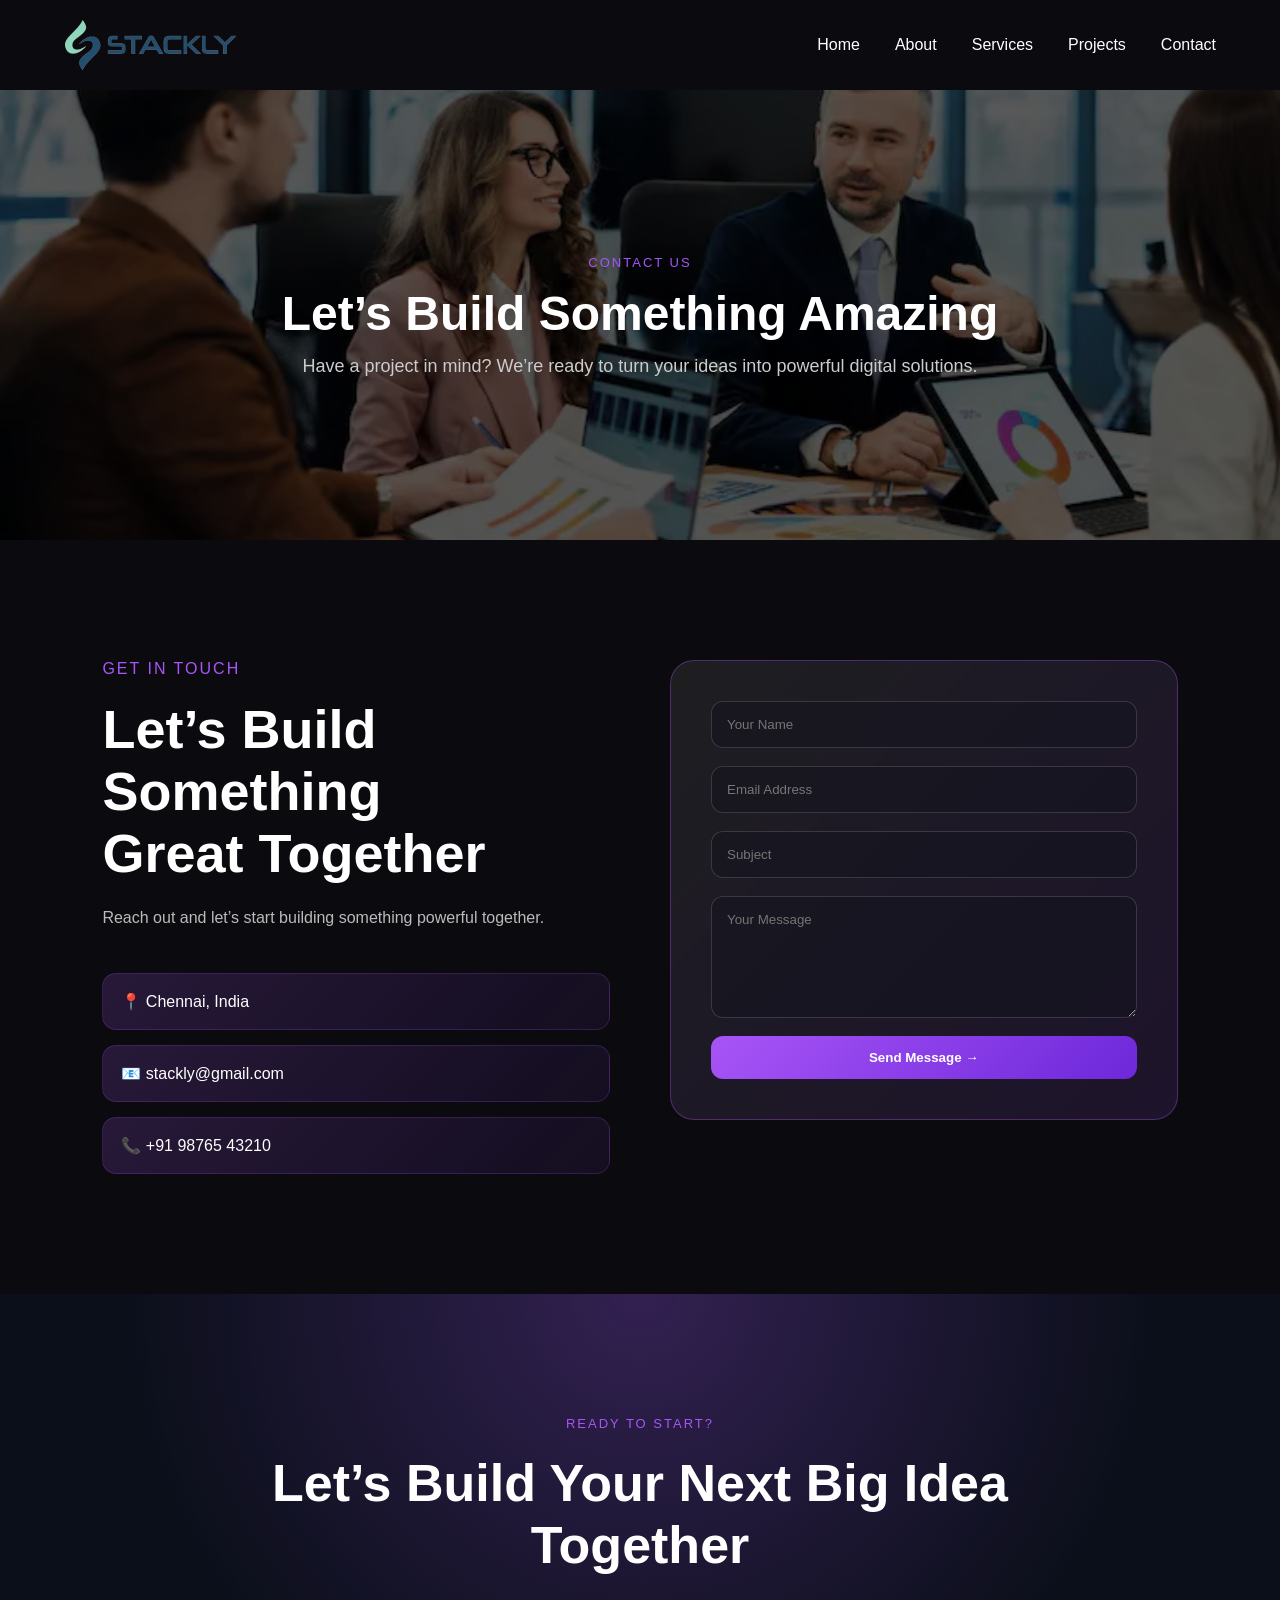
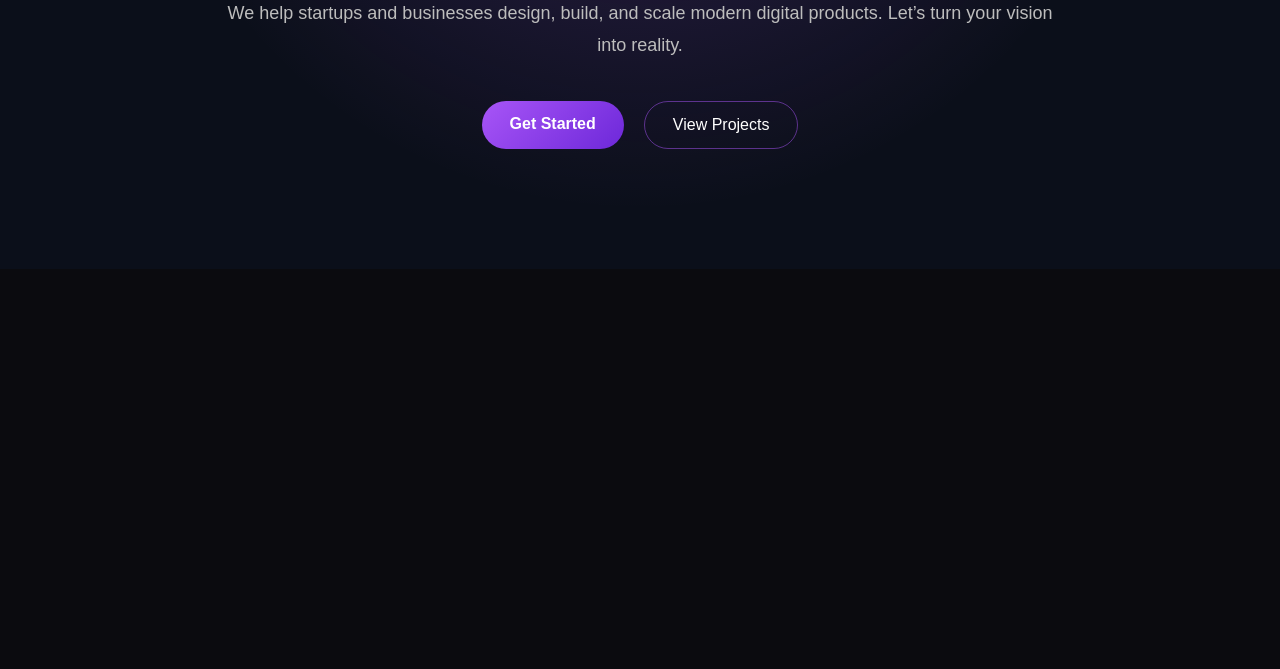
<file: contact.html>
<!DOCTYPE html>
<html lang="en">
<head>
<meta charset="UTF-8">
<meta name="viewport" content="width=device-width, initial-scale=1.0">
<title>Contact - Stackly</title>
<link rel="stylesheet" href="css/contact.css">
</head>

<body>

<header>
    <nav class="navbar">
        
        <div class="logo">
           <a href="index.html">
              <img src="images/logo-stackly (1).webp" alt="Stackly Logo">
           </a>
        </div>

        <ul class="nav-links">
            <li><a href="index.html">Home</a></li>
            <li><a href="about.html">About</a></li>
            <li><a href="service.html">Services</a></li>

            <!-- <li class="dropdown">
                <a href="errorPage.html">Pages ▾</a>
                <ul class="dropdown-menu">
                    <li><a href="ourTeam.html">Our Team</a></li>
                    <li><a href="pricing.html">Pricing</a></li>
                </ul>
            </li> -->

            <li><a href="project.html">Projects</a></li>
            <li><a href="contact.html">Contact</a></li>
        </ul>

        <!-- <a href="errorPage.html" class="btn-primary">Get Started</a> -->
        <div class="menu-toggle">
           ☰
        </div>

    </nav>
</header>

<!-- HERO -->
<section class="page-hero">

    <div class="hero-overlay"></div>

    <div class="hero-content">

        <span class="tag reveal from-left">CONTACT US</span>

        <h1 class="reveal from-top">
            Let’s Build Something Amazing
        </h1>

        <p class="reveal from-right">
            Have a project in mind? We’re ready to turn your ideas into powerful digital solutions.
        </p>

    </div>

</section>

<!-- CONTACT -->
<section class="contact-section">

    <!-- LEFT -->
    <div class="contact-info">

        <span class="tag reveal from-left">GET IN TOUCH</span>

        <h2 class="reveal from-top">
            Let’s Build Something<br>Great Together
        </h2>

        <p class="reveal from-right">
            Reach out and let’s start building something powerful together.
        </p>

        <div class="info-cards">

            <div class="info-card reveal from-bottom">📍 Chennai, India</div>
            <div class="info-card reveal from-bottom">📧 stackly@gmail.com</div>
            <div class="info-card reveal from-bottom">📞 +91 98765 43210</div>

        </div>

    </div>

    <!-- RIGHT FORM -->
    <div class="contact-form reveal zoom-in">

        <form>

            <input type="text" placeholder="Your Name" required>
            <input type="email" placeholder="Email Address" required>
            <input type="text" placeholder="Subject">
            <textarea placeholder="Your Message" rows="6"></textarea>

            <button type="submit"  onclick="window.location.href='errorPage.html'">Send Message →</button>

        </form>

    </div>

</section>

<!-- CALL TO ACTION -->
<section class="cta-section">

    <div class="cta-content">

        <span class="tag reveal from-top">READY TO START?</span>

        <h2 class="reveal from-left">
            Let’s Build Your Next Big Idea Together
        </h2>

        <p class="reveal from-right">
            We help startups and businesses design, build, and scale modern digital products.
            Let’s turn your vision into reality.
        </p>

        <div class="cta-buttons reveal from-bottom">

            <a href="errorPage.html" class="btn-primary">Get Started</a>

            <a href="errorPage.html" class="btn-secondary">View Projects</a>

        </div>

    </div>

</section>

<!-- FOOTER -->
<footer class="footer-section js-footer">

    <div class="footer-container">

        <!-- COLUMN 1 -->
        <div class="footer-col reveal footer-brand">

            <h2>Stackly</h2>

            <p>
                We help businesses grow with strategy, innovation,
                and modern digital solutions. Build smarter, scale faster.
            </p>

            <div class="footer-social">
                <a href="errorPage.html">FB</a>
                <a href="errorPage.html">IG</a>
                <a href="errorPage.html">IN</a>
                <a href="errorPage.html">TW</a>
            </div>

        </div>

        <!-- COLUMN 2 -->
        <div class="footer-col reveal">

            <h3>Quick Links</h3>

            <ul>
                <li><a href="errorPage.html">Home</a></li>
                <li><a href="errorPage.html">About</a></li>
                <li><a href="errorPage.html">Services</a></li>
                <li><a href="errorPage.html">Projects</a></li>
                <li><a href="errorPage.html">Contact</a></li>
            </ul>

        </div>

        <!-- COLUMN 3 -->
        <div class="footer-col reveal">

            <h3>Services</h3>

            <ul>
                <li><a href="errorPage.html">Business Strategy</a></li>
                <li><a href="errorPage.html">Market Research</a></li>
                <li><a href="errorPage.html">Digital Transformation</a></li>
                <li><a href="errorPage.html">Startup Consulting</a></li>
            </ul>

        </div>

        <!-- COLUMN 4 -->
        <div class="footer-col reveal">

            <h3>Contact</h3>

            <p>Email: support@stackly.com</p>
            <p>Phone: +91 98765 43210</p>
            <p>Location: Bangalore, India</p>

            <div class="newsletter">
                <input type="email" placeholder="Your Email">
                <button>Subscribe</button>
            </div>

        </div>

    </div>

    <!-- BOTTOM BAR -->
    <div class="footer-bottom reveal">

        <p>© 2026 Stackly. All Rights Reserved.</p>

    </div>

</footer>

<script src="js/contact.js"></script>
</body>
</html>
</file>
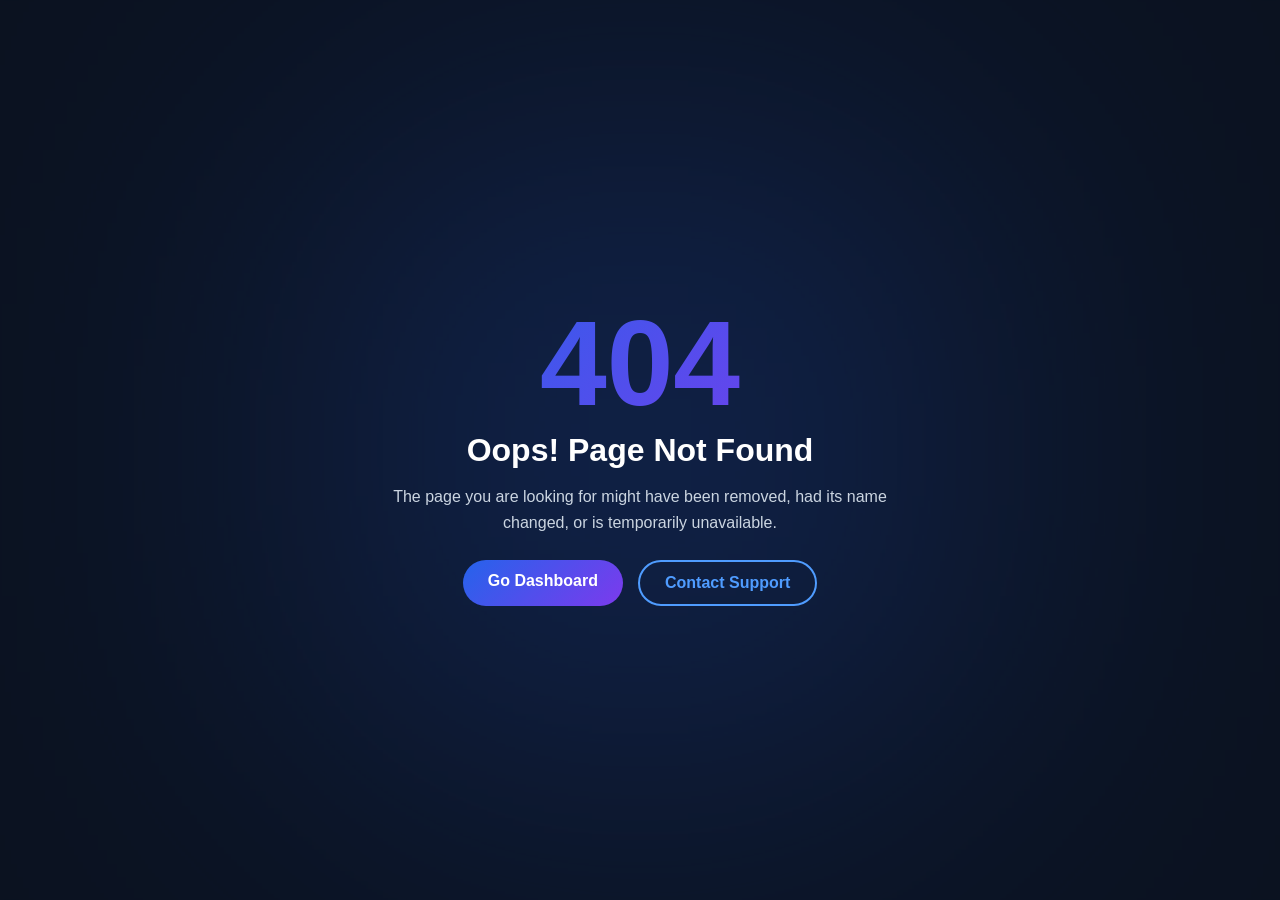
<file: dashboarderror.html>
<!DOCTYPE html>
<html lang="en">
<head>
    <meta charset="UTF-8">
    <meta name="viewport" content="width=device-width, initial-scale=1.0">
    <title>404 - Page Not Found</title>
    <link rel="stylesheet" href="css/dashboarderror.css">
</head>
<body>

<section class="error-section">

    <div class="glow"></div>

    <div class="error-box">

        <h1 class="error-code">404</h1>

        <h2>Oops! Page Not Found</h2>

        <p>
            The page you are looking for might have been removed, 
            had its name changed, or is temporarily unavailable.
        </p>

        <div class="btn-group">
            <a  onclick="goBackDashboard()" class="btn primary">Go Dashboard</a>
            <a href="contact.html" class="btn secondary">Contact Support</a>
        </div>

    </div>

</section>

<script>
function goBackDashboard() {

    const user = JSON.parse(
        localStorage.getItem("loggedUser")
    );

    if (!user) {
        location.href = "index.html";
    }
    else if (user.role === "admin") {
        location.href = "admin-dashboard.html";
    }
    else {
        location.href = "user-dashboard.html";
    }

}
</script>
</body>
</html>
</file>
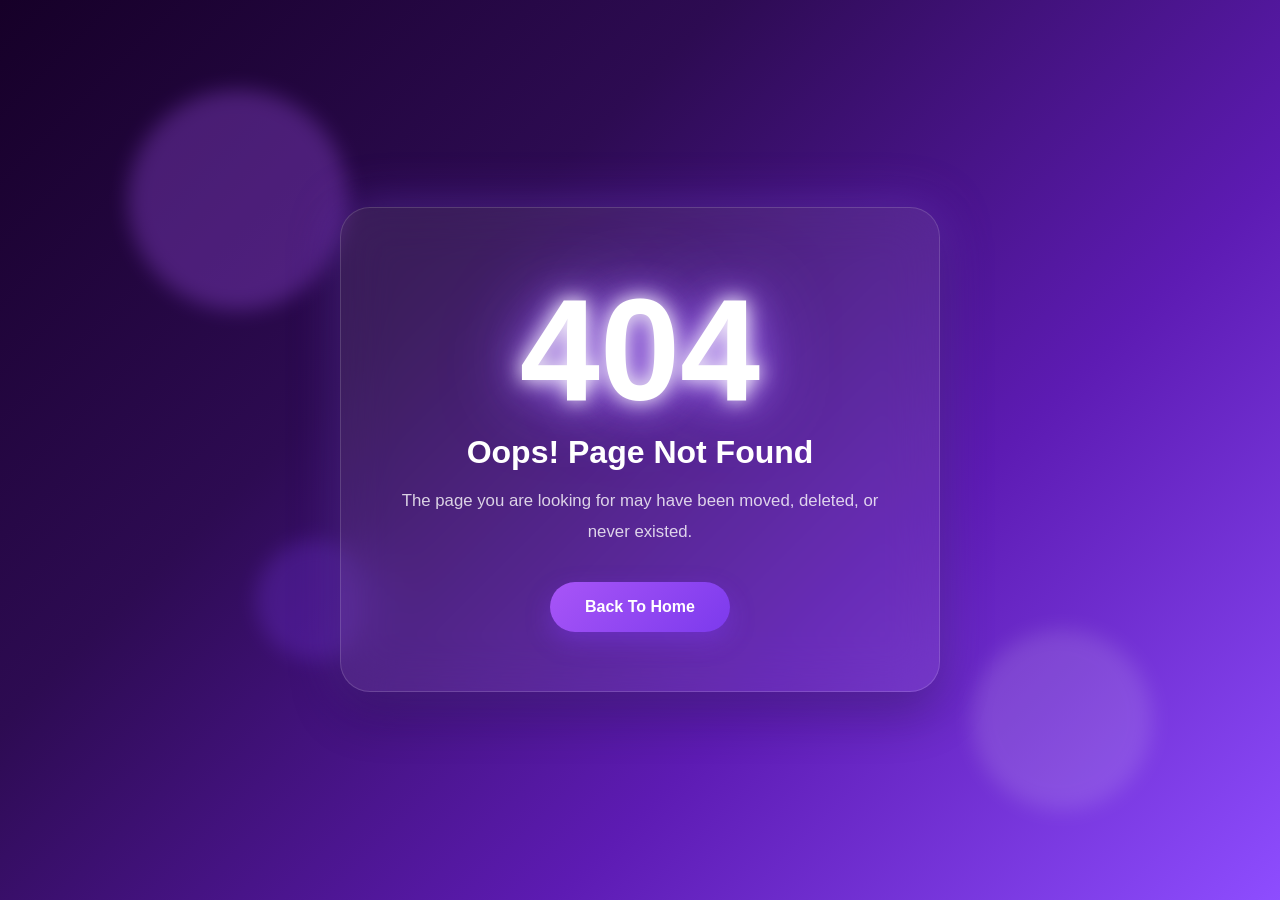
<file: errorPage.html>
<!DOCTYPE html>
<html lang="en">
<head>
    <meta charset="UTF-8">
    <meta name="viewport" content="width=device-width, initial-scale=1.0">
    <title>404 - Page Not Found</title>
    <link rel="stylesheet" href="css/error.css">
</head>
<body>

    <div class="floating-shape shape1"></div>
    <div class="floating-shape shape2"></div>
    <div class="floating-shape shape3"></div>

    <div class="error-container">
        <div class="glass-card">

            <h1 class="error-number">404</h1>

            <h2 class="error-title">
                Oops! Page Not Found
            </h2>

            <p class="error-text">
                The page you are looking for may have been moved,
                deleted, or never existed.
            </p>

            <a href="index.html" class="home-btn">
                Back To Home
            </a>

        </div>
    </div>

    <script src="js/error.js"></script>

</body>
</html>
</file>
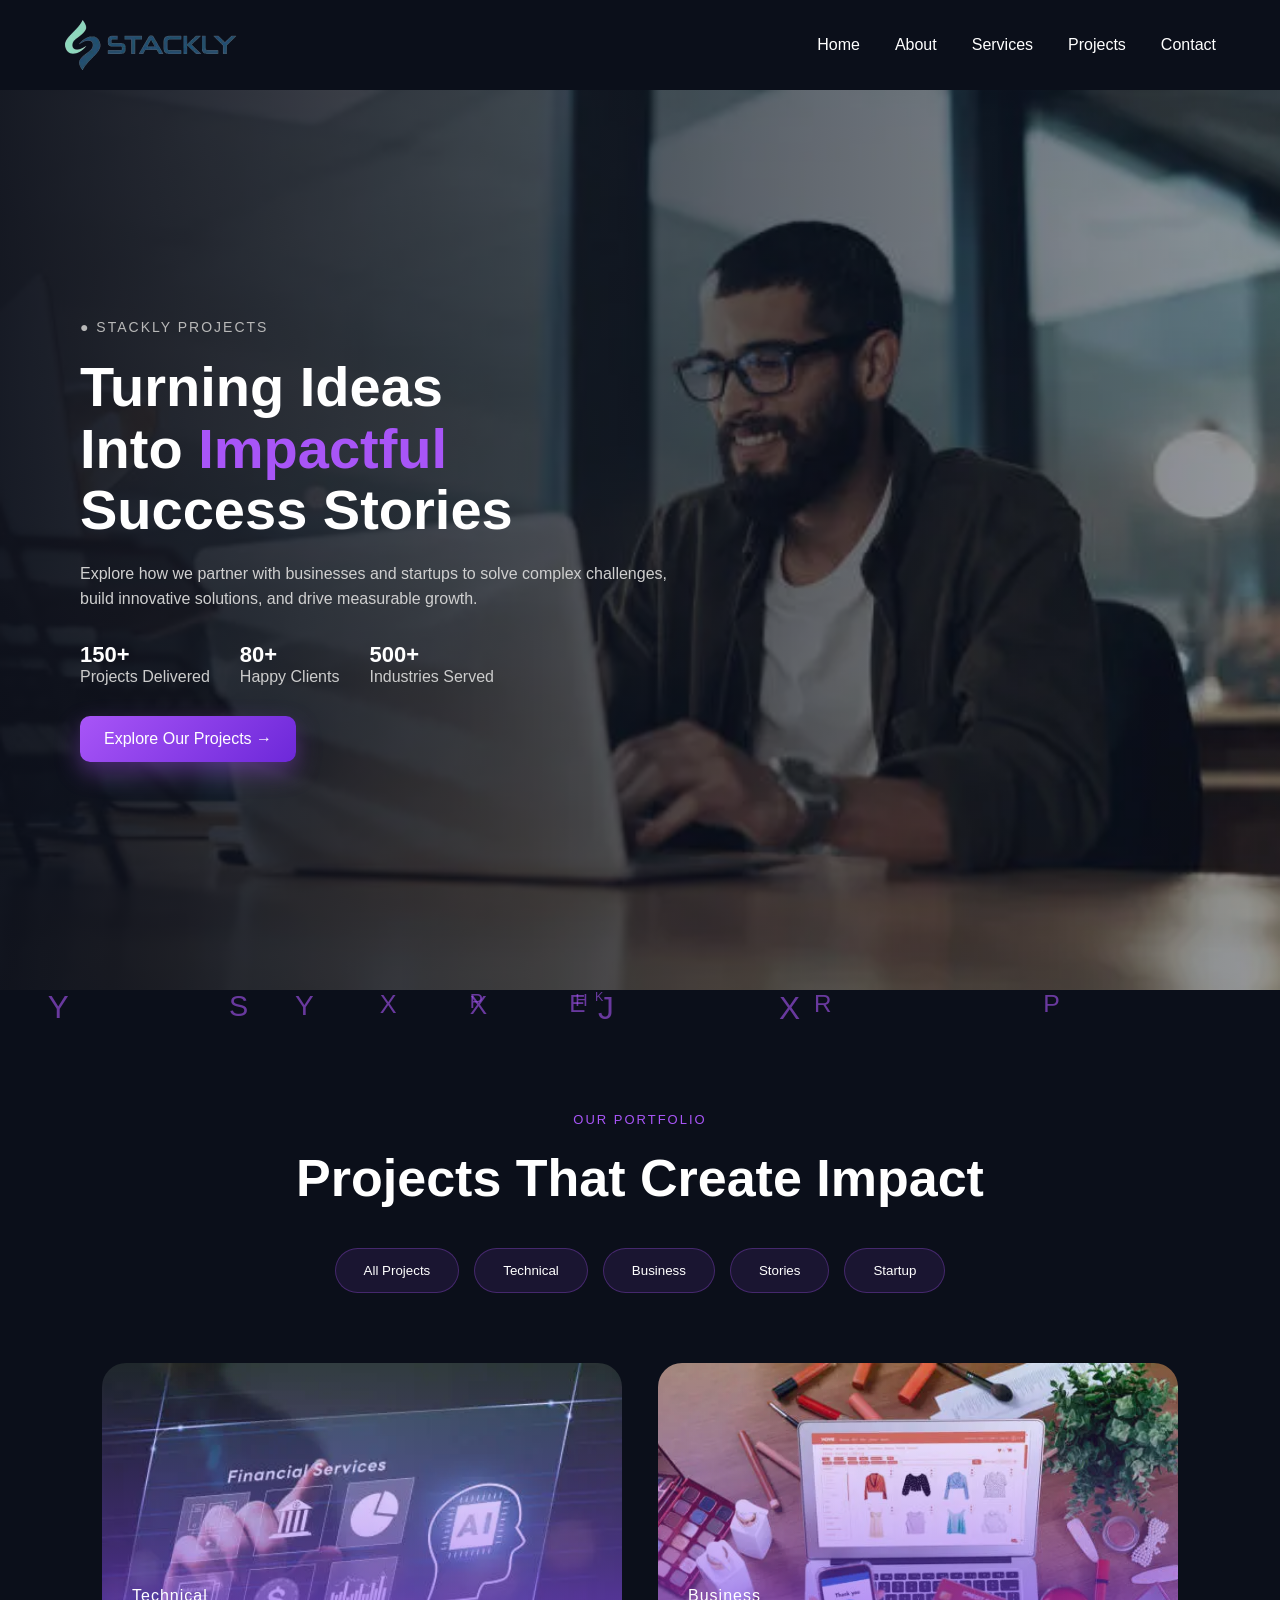
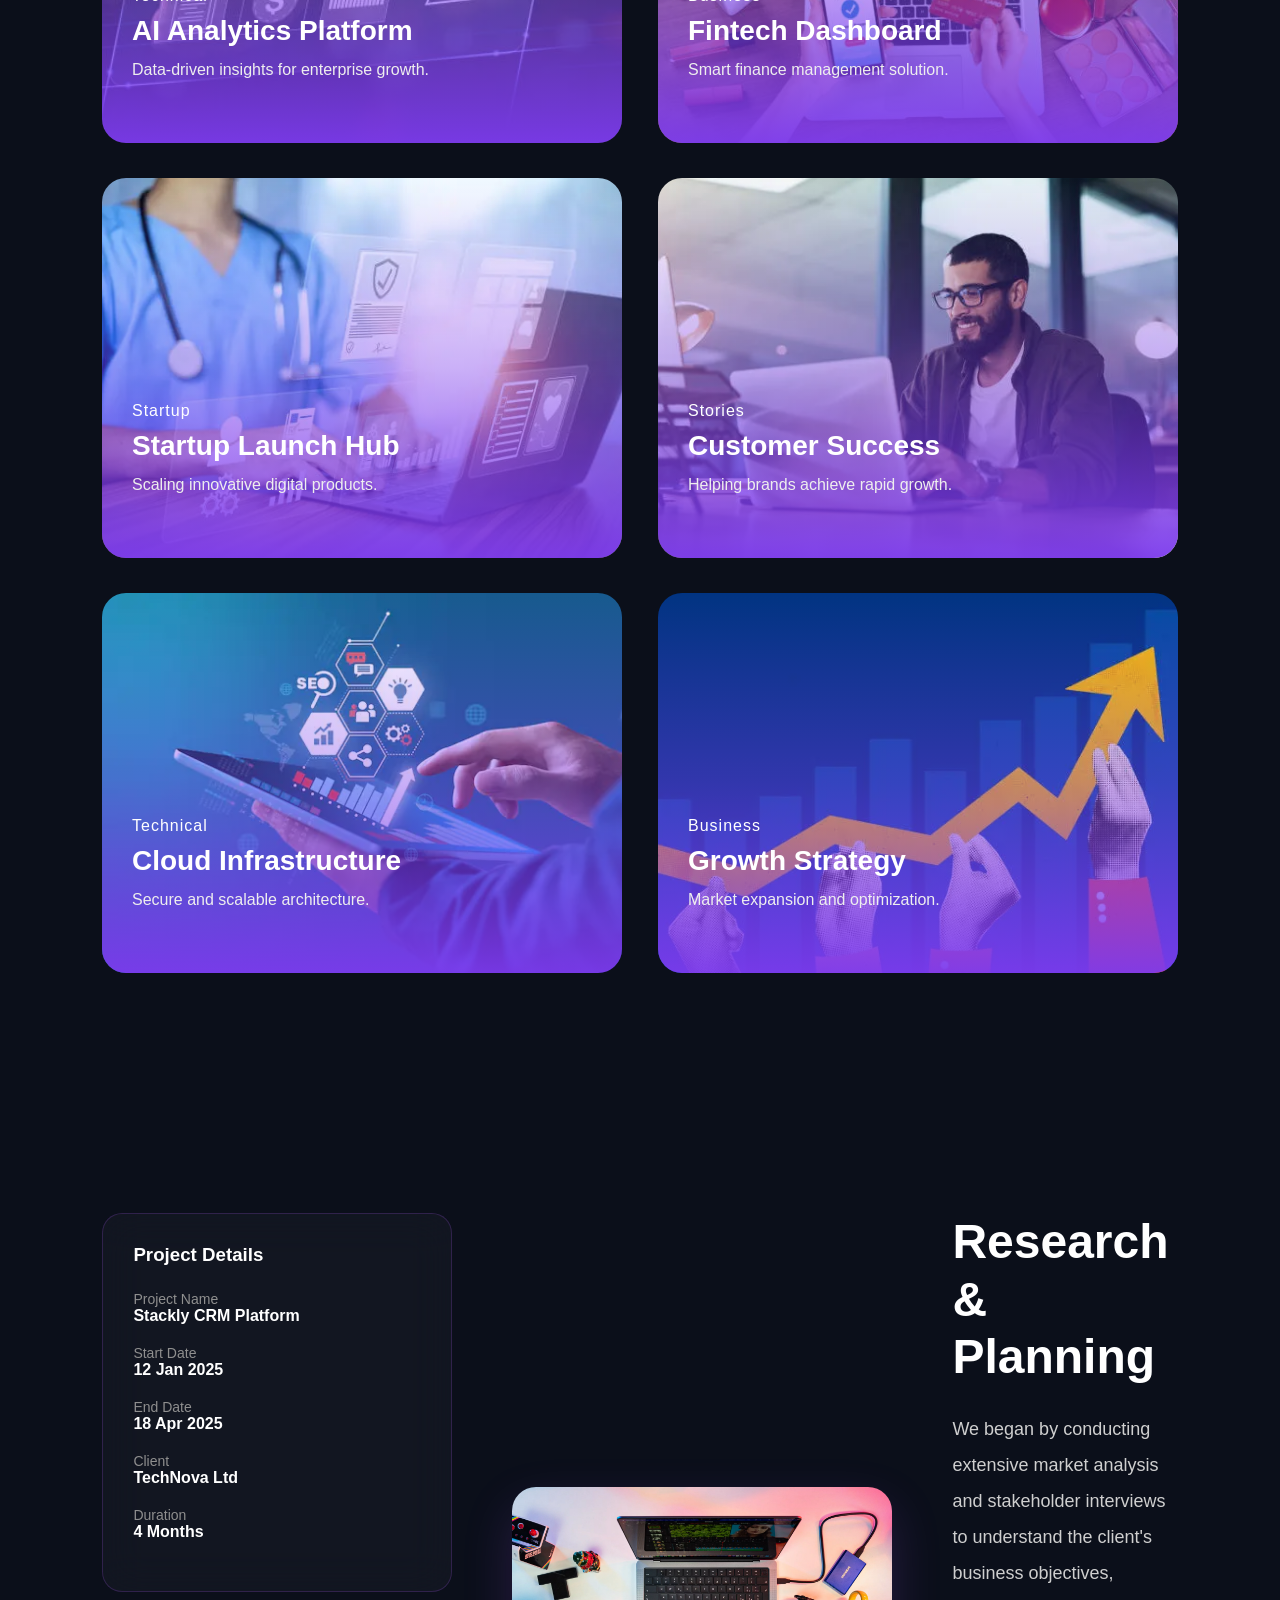
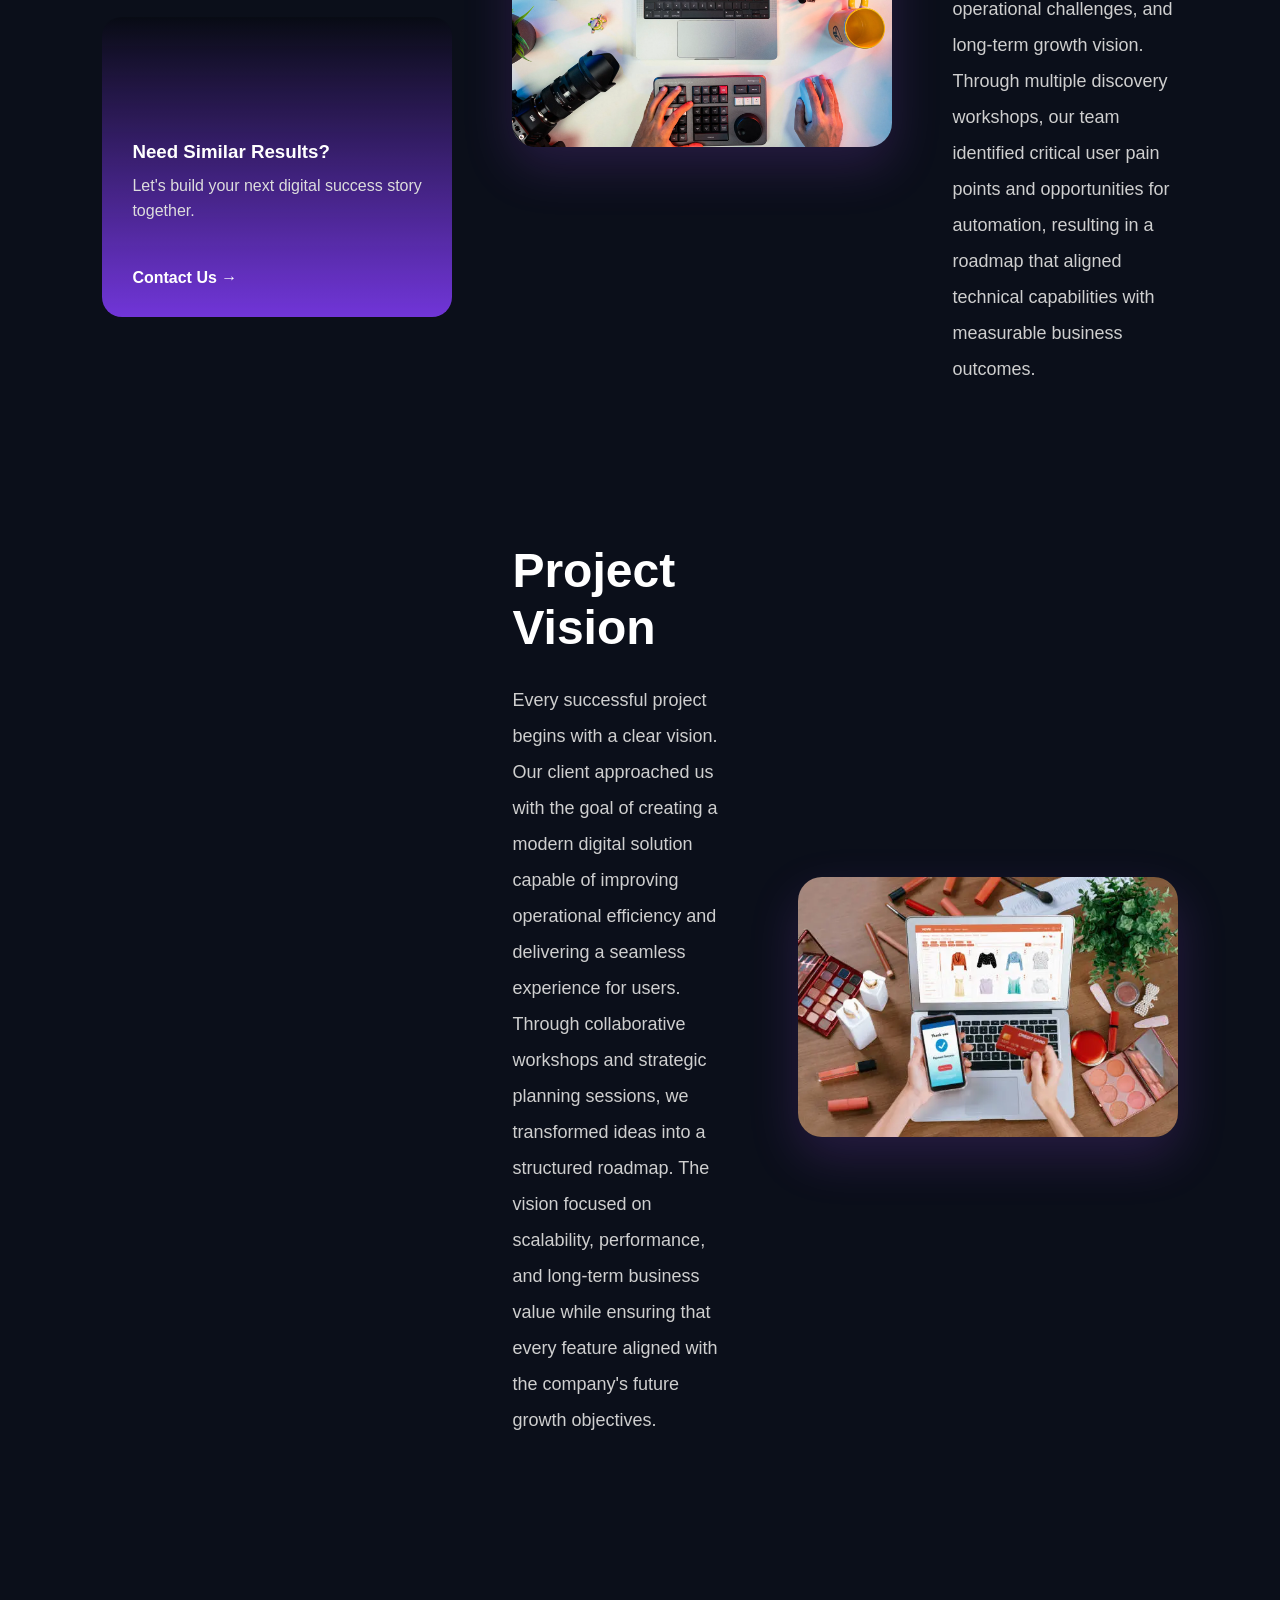
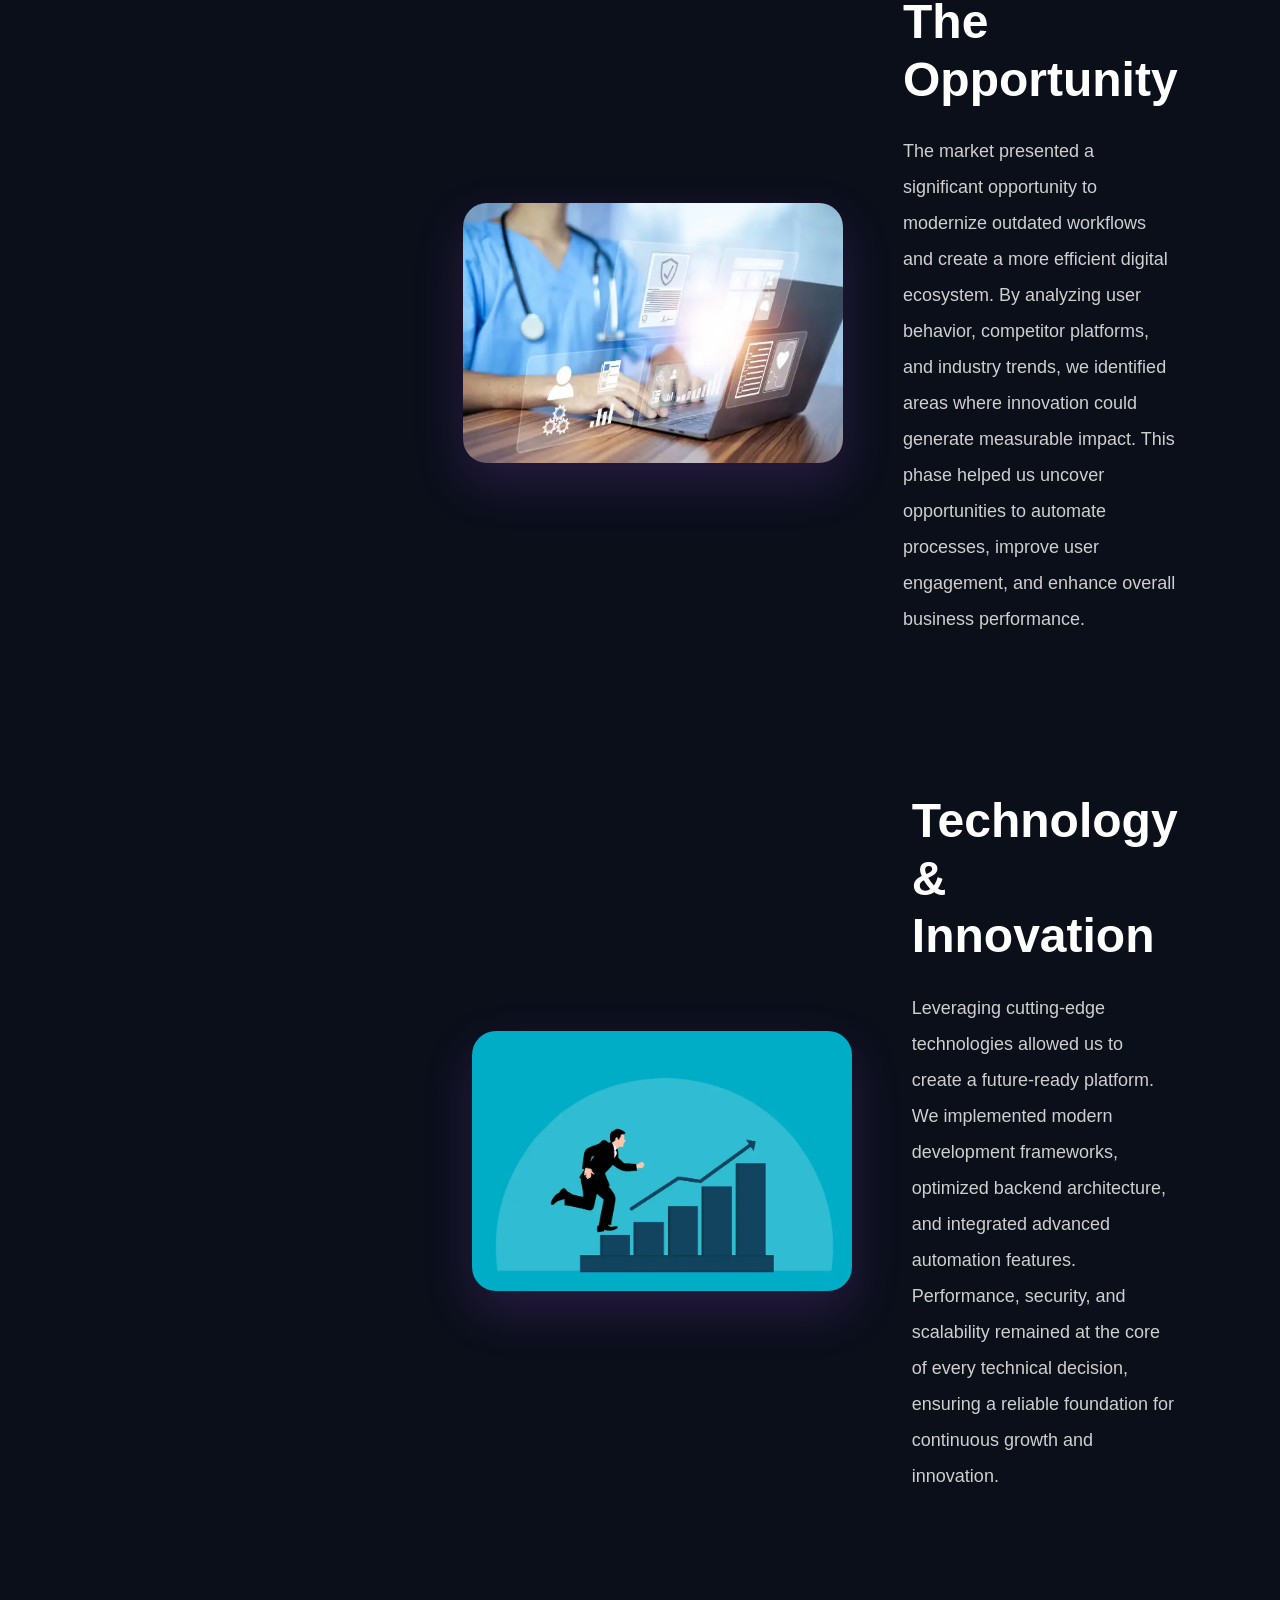
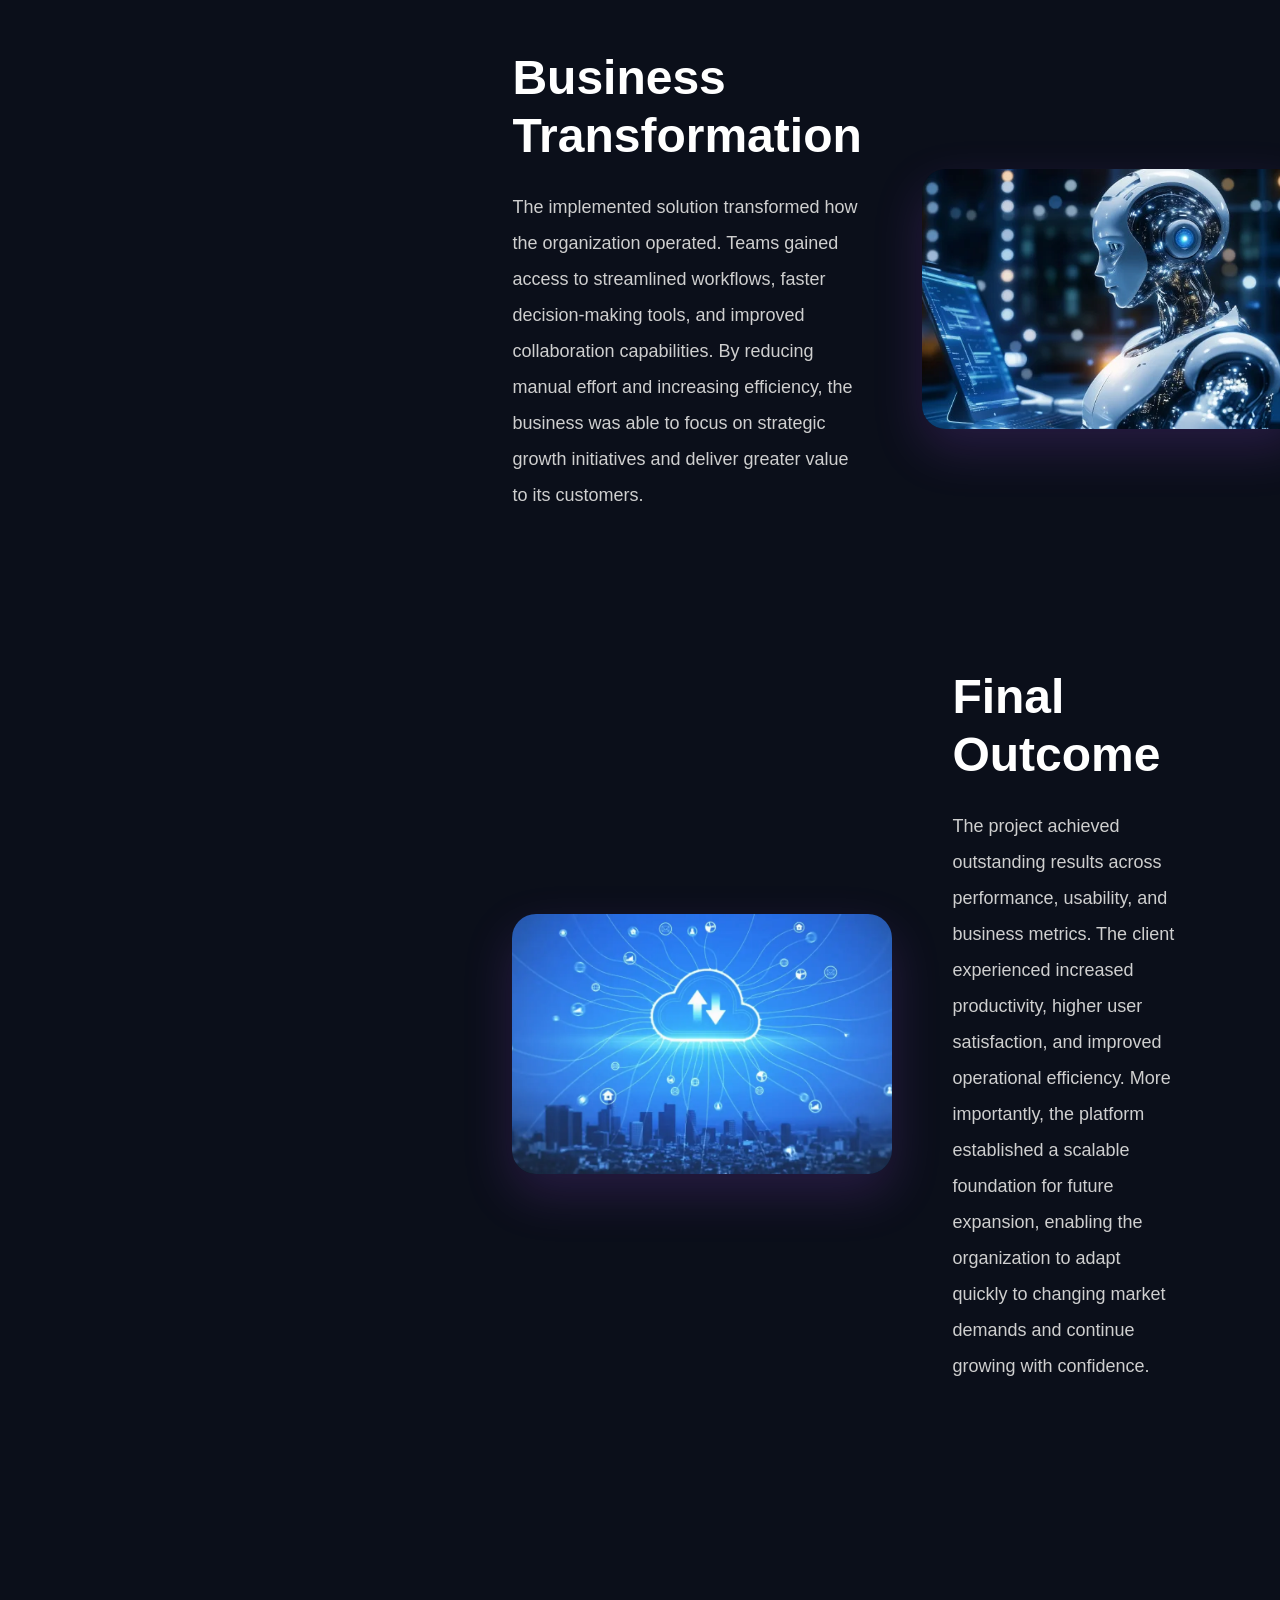
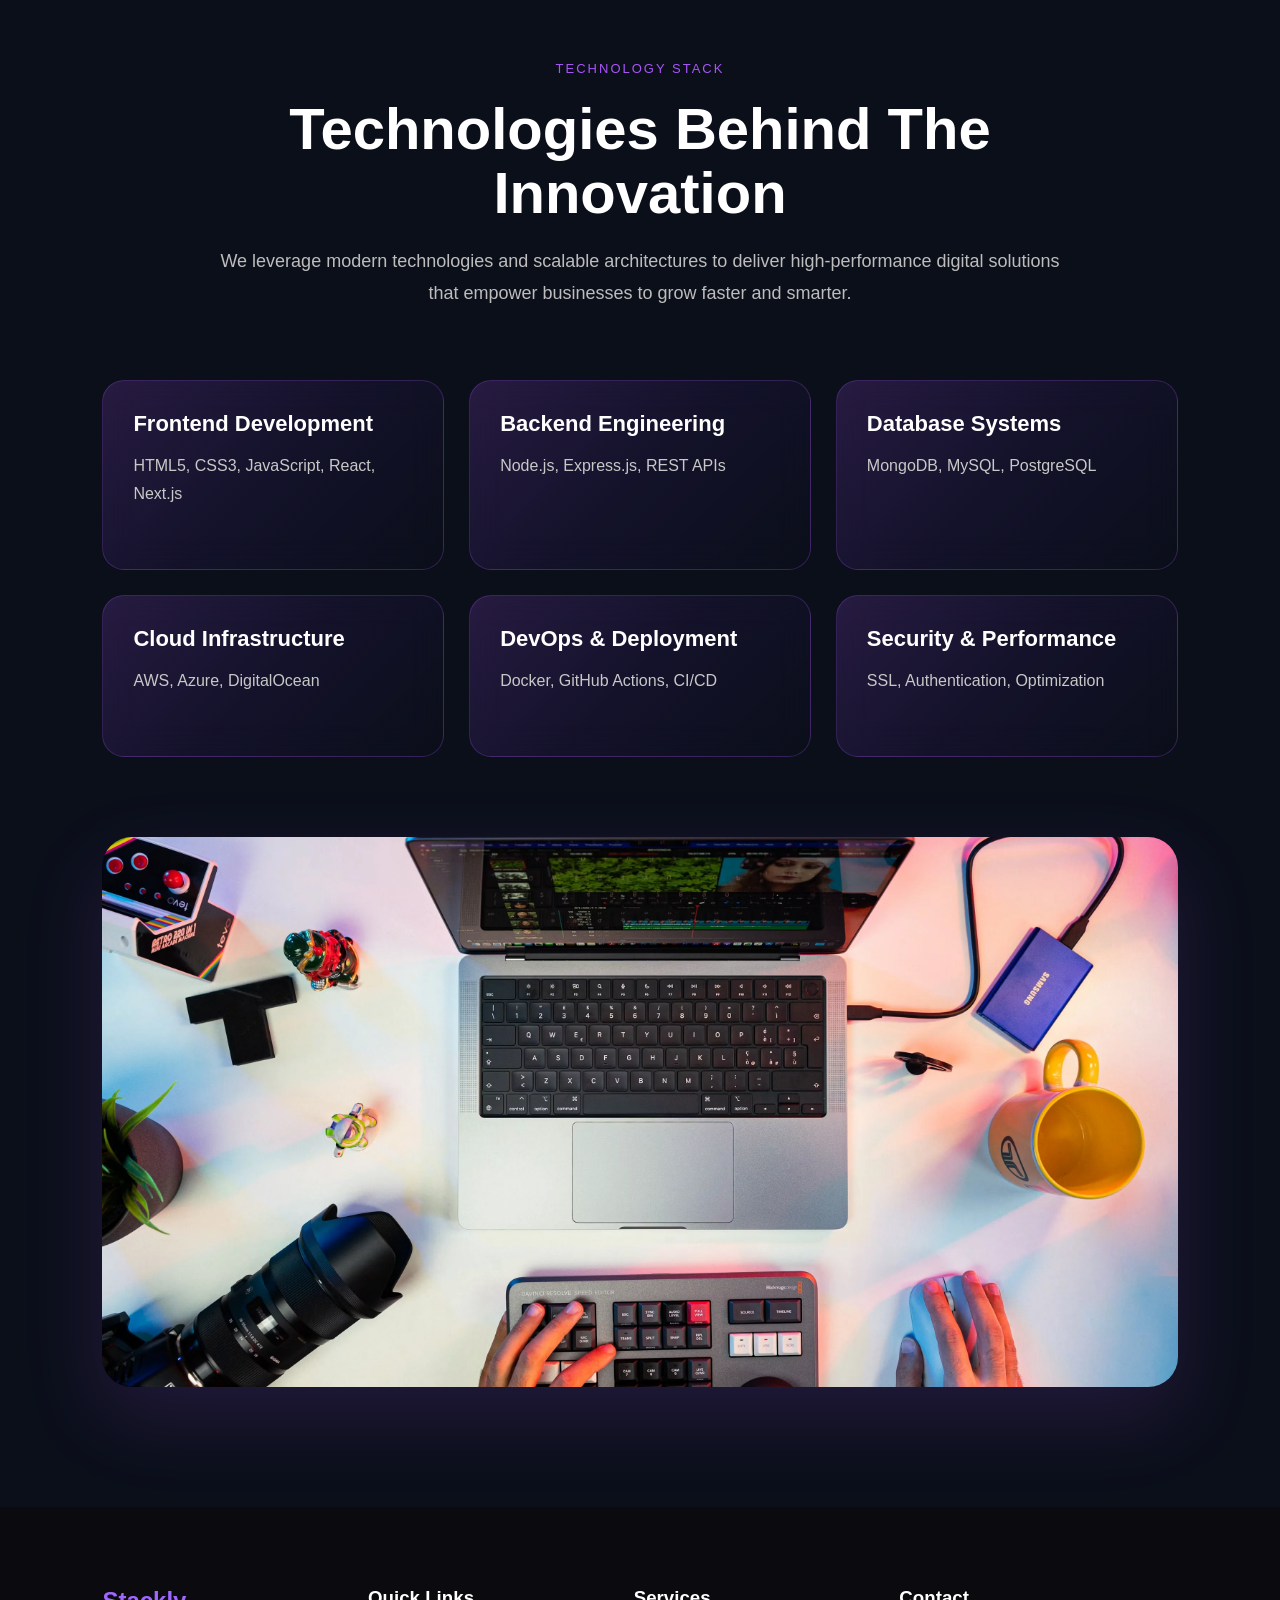
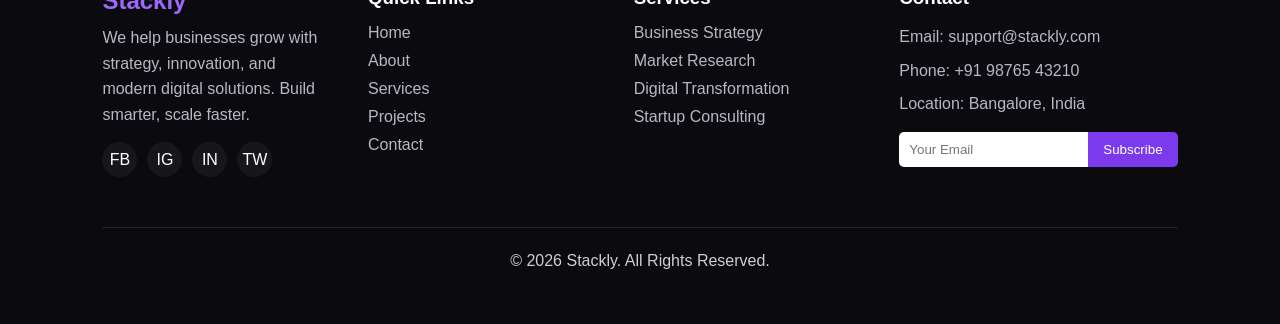
<file: project.html>
<!DOCTYPE html>
<html lang="en">
<head>
    <meta charset="UTF-8">
    <meta name="viewport" content="width=device-width, initial-scale=1.0">
    <link rel="stylesheet" href="css/project.css">
    <title>Document</title>
</head>
<body>
<header>
    <nav class="navbar">
        
        <div class="logo">
           <a href="index.html">
              <img src="images/logo-stackly (1).webp" alt="Stackly Logo">
           </a>
        </div>

        <ul class="nav-links">
            <li><a href="index.html">Home</a></li>
            <li><a href="about.html">About</a></li>
            <li><a href="service.html">Services</a></li>

            <!-- <li class="dropdown">
                <a href="errorPage.html">Pages ▾</a>
                <ul class="dropdown-menu">
                    <li><a href="ourTeam.html">Our Team</a></li>
                    <li><a href="pricing.html">Pricing</a></li>
                </ul>
            </li> -->

            <li><a href="project.html">Projects</a></li>
            <li><a href="contact.html">Contact</a></li>
        </ul>

        <!-- <a href="errorPage.html" class="btn-primary">Get Started</a> -->
        <div class="menu-toggle">
           ☰
        </div>

    </nav>
</header>
<!-- HERO -->
<section class="hero">

  <!-- floating letters -->
  <div class="letters" id="letters"></div>

  <!-- left content -->
  <div class="hero-content">

    <span class="tag">● STACKLY PROJECTS</span>

    <h1>
      Turning Ideas<br>
      Into <span class="highlight">Impactful</span><br>
      Success Stories
    </h1>

    <p>
      Explore how we partner with businesses and startups to solve complex challenges,
      build innovative solutions, and drive measurable growth.
    </p>

    <div class="stats">
      <div> <b data-target="150">0</b><br>Projects Delivered</div>
      <div> <b data-target="80">0</b><br>Happy Clients</div>
      <div> <b data-target="500">0</b><br>Industries Served</div>
    </div>

    <button class="btn" onclick="window.location.href='errorPage.html'">Explore Our Projects →</button>

  </div>

  <!-- right overlay image handled in CSS -->

</section>

<!-- OUR PORTFOLIO -->
<section class="projects-section">

    <div class="section-header">
        <span class="mini-tag">OUR PORTFOLIO</span>
        <h2 class="title">Projects That Create Impact</h2>

        <div class="filter-buttons">
            <button class="active" onclick="window.location.href='errorPage.html'">All Projects</button>
            <button onclick="window.location.href='errorPage.html'">Technical</button>
            <button onclick="window.location.href='errorPage.html'">Business</button>
            <button onclick="window.location.href='errorPage.html'">Stories</button>
            <button onclick="window.location.href='errorPage.html'">Startup</button>
        </div>
    </div>

    <div class="projects-grid">

        <!-- CARD 1 -->
        <div class="project-card">
            <img src="images/Project-1.webp" alt="">
            <div class="overlay">
                <span>Technical</span>
                <h3>AI Analytics Platform</h3>
                <p>Data-driven insights for enterprise growth.</p>
            </div>
        </div>

        <!-- CARD 2 -->
        <div class="project-card">
            <img src="images/Project-2.webp" alt="">
            <div class="overlay">
                <span>Business</span>
                <h3>Fintech Dashboard</h3>
                <p>Smart finance management solution.</p>
            </div>
        </div>

        <!-- CARD 3 -->
        <div class="project-card">
            <img src="images/Project-3.webp" alt="">
            <div class="overlay">
                <span>Startup</span>
                <h3>Startup Launch Hub</h3>
                <p>Scaling innovative digital products.</p>
            </div>
        </div>

        <!-- CARD 4 -->
        <div class="project-card">
            <img src="images/Laptop3.webp" alt="">
            <div class="overlay">
                <span>Stories</span>
                <h3>Customer Success</h3>
                <p>Helping brands achieve rapid growth.</p>
            </div>
        </div>

        <!-- CARD 5 -->
        <div class="project-card">
            <img src="images/digital-design-businessman.webp" alt="">
            <div class="overlay">
                <span>Technical</span>
                <h3>Cloud Infrastructure</h3>
                <p>Secure and scalable architecture.</p>
            </div>
        </div>

        <!-- CARD 6 -->
        <div class="project-card">
            <img src="images/istockphoto.webp" alt="">
            <div class="overlay">
                <span>Business</span>
                <h3>Growth Strategy</h3>
                <p>Market expansion and optimization.</p>
            </div>
        </div>

    </div>

</section>

<!-- PROJECT DETAILS -->
<section class="case-study">

    <!-- LEFT STICKY SIDEBAR -->
    <aside class="project-sidebar">

        <div class="info-card">

            <h3>Project Details</h3>

            <div class="detail">
                <span>Project Name</span>
                <b>Stackly CRM Platform</b>
            </div>

            <div class="detail">
                <span>Start Date</span>
                <b>12 Jan 2025</b>
            </div>

            <div class="detail">
                <span>End Date</span>
                <b>18 Apr 2025</b>
            </div>

            <div class="detail">
                <span>Client</span>
                <b>TechNova Ltd</b>
            </div>

            <div class="detail">
                <span>Duration</span>
                <b>4 Months</b>
            </div>

        </div>

        <div class="contact-card">

            <div class="contact-overlay">

                <h3>Need Similar Results?</h3>

                <p>
                    Let's build your next digital success story together.
                </p>

                <a href="errorPage.html">Contact Us →</a>

            </div>

        </div>

    </aside>

    <!-- RIGHT CONTENT -->
    <div class="case-content">

<article class="content-block reverse">

    <div class="content-text">
        <h2>Research & Planning</h2>

        <p>
            We began by conducting extensive market analysis and stakeholder
            interviews to understand the client's business objectives,
            operational challenges, and long-term growth vision.
            Through multiple discovery workshops, our team identified
            critical user pain points and opportunities for automation,
            resulting in a roadmap that aligned technical capabilities
            with measurable business outcomes.
        </p>
    </div>

    <img src="images/laptop.webp" alt="">

</article>
<!--  -->
<article class="content-block">

    <div class="content-text">
        <h2>Project Vision</h2>

        <p>
            Every successful project begins with a clear vision. Our client
            approached us with the goal of creating a modern digital solution
            capable of improving operational efficiency and delivering a seamless
            experience for users. Through collaborative workshops and strategic
            planning sessions, we transformed ideas into a structured roadmap.
            The vision focused on scalability, performance, and long-term business
            value while ensuring that every feature aligned with the company's
            future growth objectives.
        </p>
    </div>

    <img src="images/Project-2.webp"
         alt="Project Vision">
</article>
<!--  -->
<article class="content-block reverse">

    <div class="content-text">
        <h2>The Opportunity</h2>

        <p>
            The market presented a significant opportunity to modernize outdated
            workflows and create a more efficient digital ecosystem. By analyzing
            user behavior, competitor platforms, and industry trends, we identified
            areas where innovation could generate measurable impact. This phase
            helped us uncover opportunities to automate processes, improve user
            engagement, and enhance overall business performance.
        </p>
    </div>

    <img src="images/Project-3.webp"
         alt="Opportunity">
</article>
<!--  -->
<article class="content-block reverse">

    <div class="content-text">
        <h2>Technology & Innovation</h2>

        <p>
            Leveraging cutting-edge technologies allowed us to create a future-ready
            platform. We implemented modern development frameworks, optimized
            backend architecture, and integrated advanced automation features.
            Performance, security, and scalability remained at the core of every
            technical decision, ensuring a reliable foundation for continuous growth
            and innovation.
        </p>
    </div>

    <img src="images/Business-growth.webp"
         alt="Technology">
</article>
<!--  -->
<article class="content-block">

    <div class="content-text">
        <h2>Business Transformation</h2>

        <p>
            The implemented solution transformed how the organization operated.
            Teams gained access to streamlined workflows, faster decision-making
            tools, and improved collaboration capabilities. By reducing manual
            effort and increasing efficiency, the business was able to focus on
            strategic growth initiatives and deliver greater value to its customers.
        </p>
    </div>

    <img src="images/1-AI-in-Business-Automation_.webp"
         alt="Business Growth">
</article>
<!--  -->
<article class="content-block reverse">

    <div class="content-text">
        <h2>Final Outcome</h2>

        <p>
            The project achieved outstanding results across performance,
            usability, and business metrics. The client experienced increased
            productivity, higher user satisfaction, and improved operational
            efficiency. More importantly, the platform established a scalable
            foundation for future expansion, enabling the organization to adapt
            quickly to changing market demands and continue growing with confidence.
        </p>
    </div>

    <img src="images/What-is-Cloud-Transformation.webp"
         alt="Final Outcome">
</article>
<!--  -->
    </div>

</section>

<!-- TECHNOLOGIES USED -->
<section class="tech-stack-section">

    <div class="section-heading">

        <span class="tag reveal from-left">TECHNOLOGY STACK</span>

        <h2 class="reveal from-top">
            Technologies Behind
            The Innovation
        </h2>

        <p class="reveal from-right">
            We leverage modern technologies and scalable architectures
            to deliver high-performance digital solutions that empower
            businesses to grow faster and smarter.
        </p>

    </div>

    <div class="tech-grid">

        <div class="tech-card">
            <h3>Frontend Development</h3>
            <p>HTML5, CSS3, JavaScript, React, Next.js</p>
        </div>

        <div class="tech-card">
            <h3>Backend Engineering</h3>
            <p>Node.js, Express.js, REST APIs</p>
        </div>

        <div class="tech-card">
            <h3>Database Systems</h3>
            <p>MongoDB, MySQL, PostgreSQL</p>
        </div>

        <div class="tech-card">
            <h3>Cloud Infrastructure</h3>
            <p>AWS, Azure, DigitalOcean</p>
        </div>

        <div class="tech-card">
            <h3>DevOps & Deployment</h3>
            <p>Docker, GitHub Actions, CI/CD</p>
        </div>

        <div class="tech-card">
            <h3>Security & Performance</h3>
            <p>SSL, Authentication, Optimization</p>
        </div>

    </div>

    <div class="tech-image reveal zoom-in">

        <img
            src="images/laptop.webp"
            alt="Technology Stack"
        >

    </div>

</section>

<!-- FOOTER -->
<footer class="footer-section js-footer">

    <div class="footer-container">

        <!-- COLUMN 1 -->
        <div class="footer-col reveal footer-brand">

            <h2>Stackly</h2>

            <p>
                We help businesses grow with strategy, innovation,
                and modern digital solutions. Build smarter, scale faster.
            </p>

            <div class="footer-social">
                <a href="errorPage.html">FB</a>
                <a href="errorPage.html">IG</a>
                <a href="errorPage.html">IN</a>
                <a href="errorPage.html">TW</a>
            </div>

        </div>

        <!-- COLUMN 2 -->
        <div class="footer-col reveal">

            <h3>Quick Links</h3>

            <ul>
                <li><a href="errorPage.html">Home</a></li>
                <li><a href="errorPage.html">About</a></li>
                <li><a href="errorPage.html">Services</a></li>
                <li><a href="errorPage.html">Projects</a></li>
                <li><a href="errorPage.html">Contact</a></li>
            </ul>

        </div>

        <!-- COLUMN 3 -->
        <div class="footer-col reveal">

            <h3>Services</h3>

            <ul>
                <li><a href="errorPage.html">Business Strategy</a></li>
                <li><a href="errorPage.html">Market Research</a></li>
                <li><a href="errorPage.html">Digital Transformation</a></li>
                <li><a href="errorPage.html">Startup Consulting</a></li>
            </ul>

        </div>

        <!-- COLUMN 4 -->
        <div class="footer-col reveal">

            <h3>Contact</h3>

            <p>Email: support@stackly.com</p>
            <p>Phone: +91 98765 43210</p>
            <p>Location: Bangalore, India</p>

            <div class="newsletter">
                <input type="email" placeholder="Your Email">
                <button>Subscribe</button>
            </div>

        </div>

    </div>

    <!-- BOTTOM BAR -->
    <div class="footer-bottom reveal">

        <p>© 2026 Stackly. All Rights Reserved.</p>

    </div>

</footer>

<script src="js/project.js"></script>

</body>
</html>
</file>
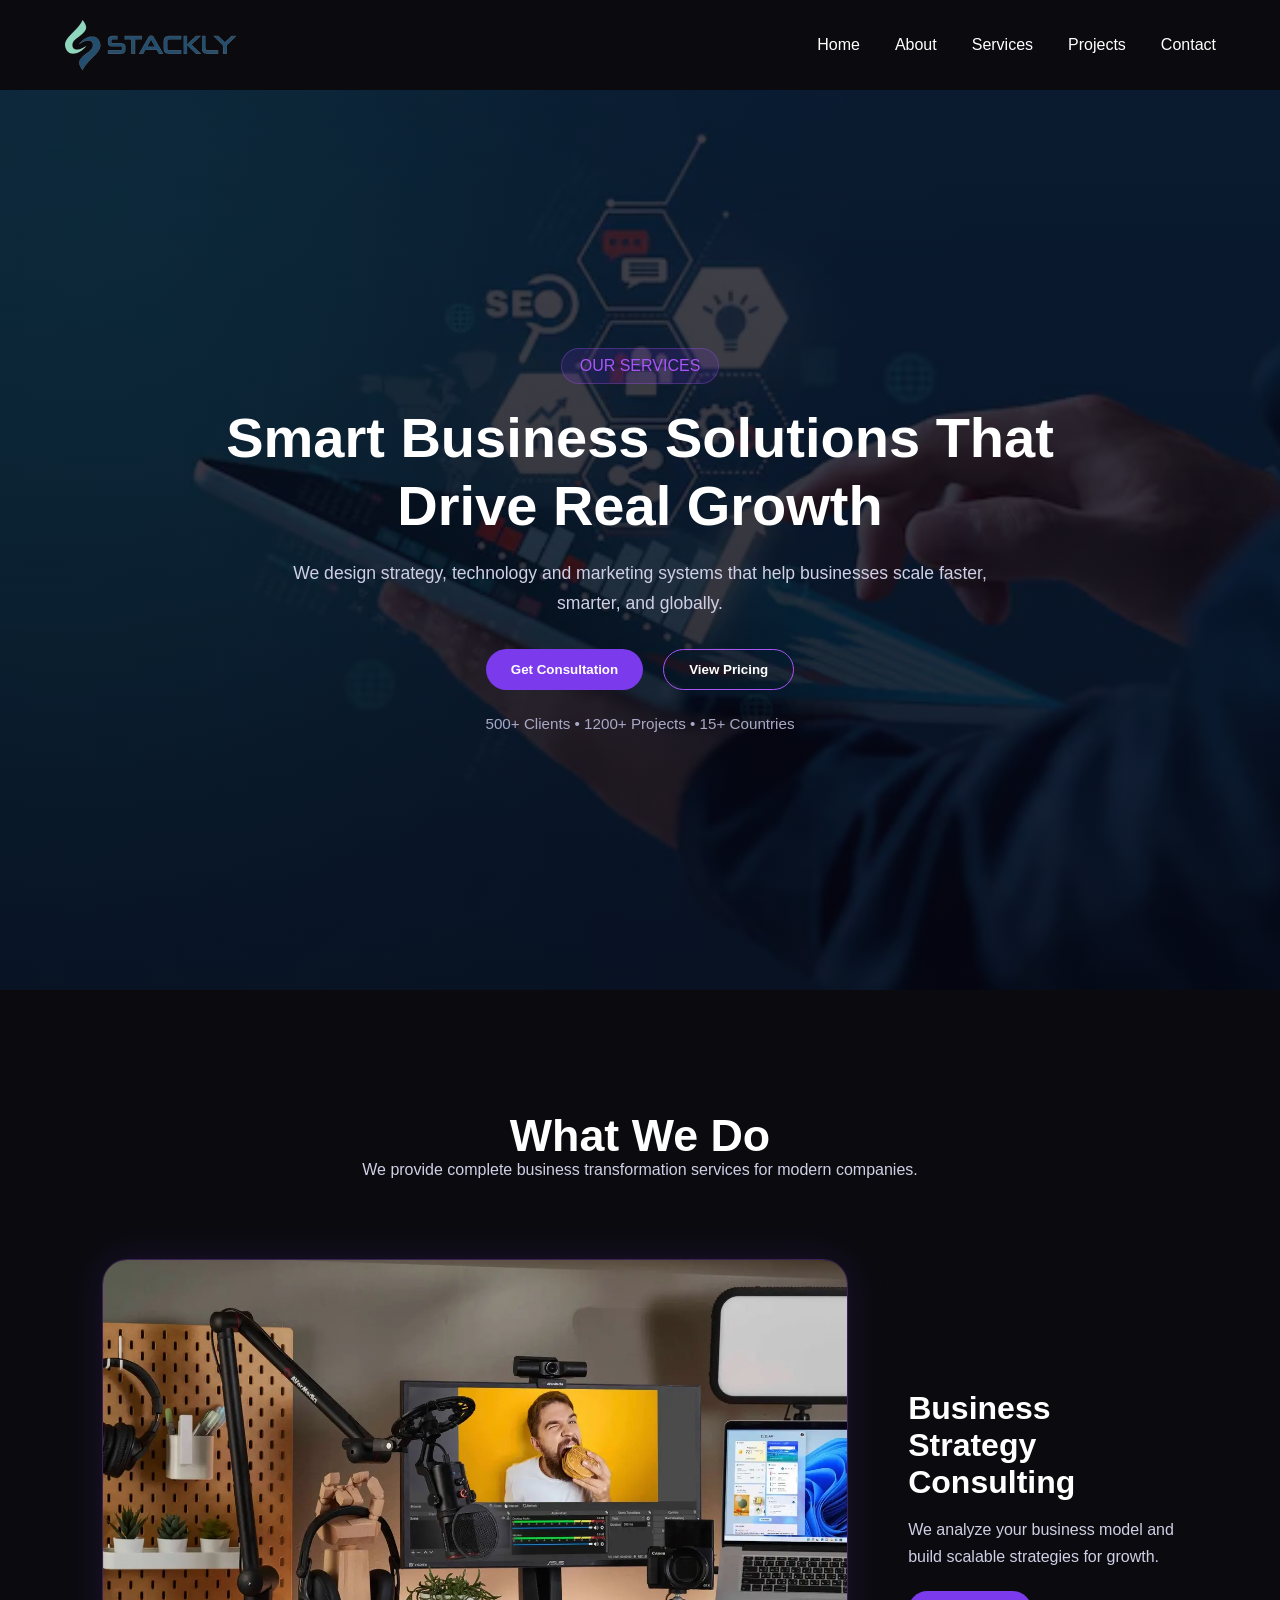
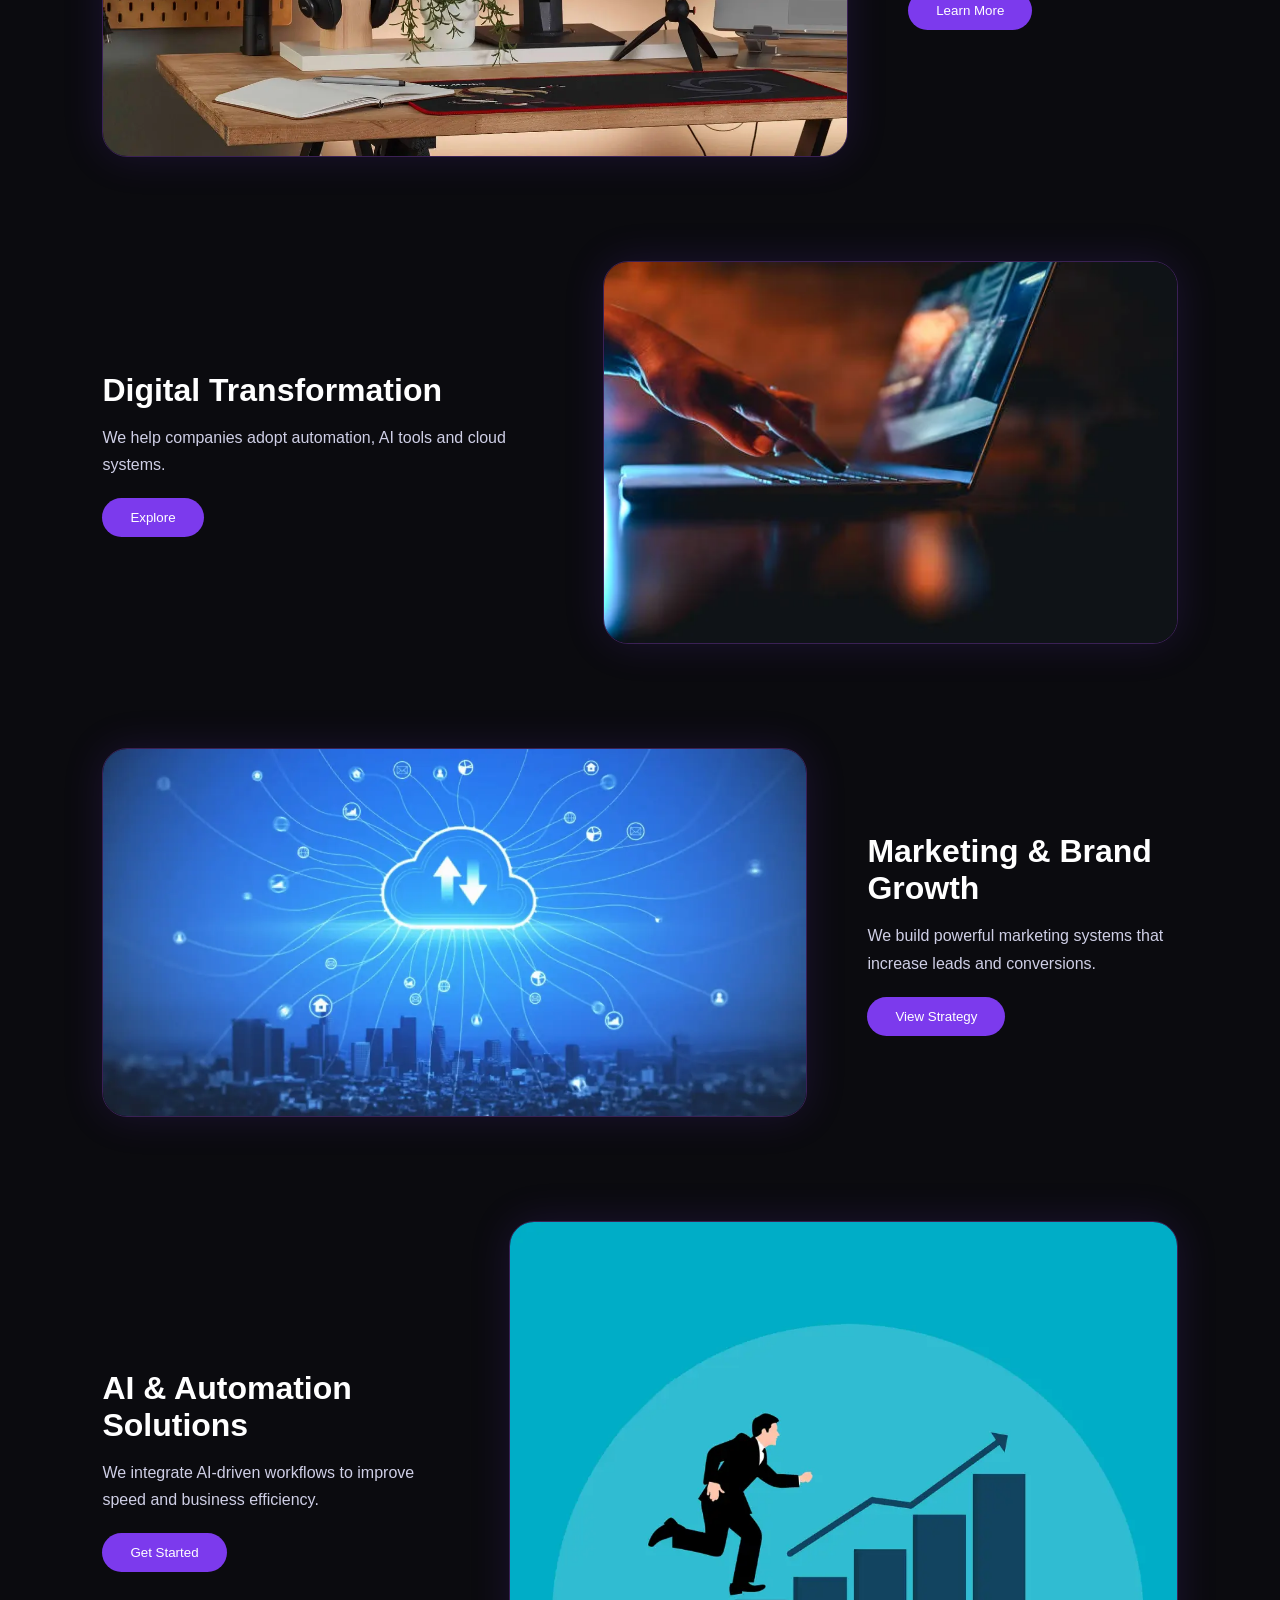
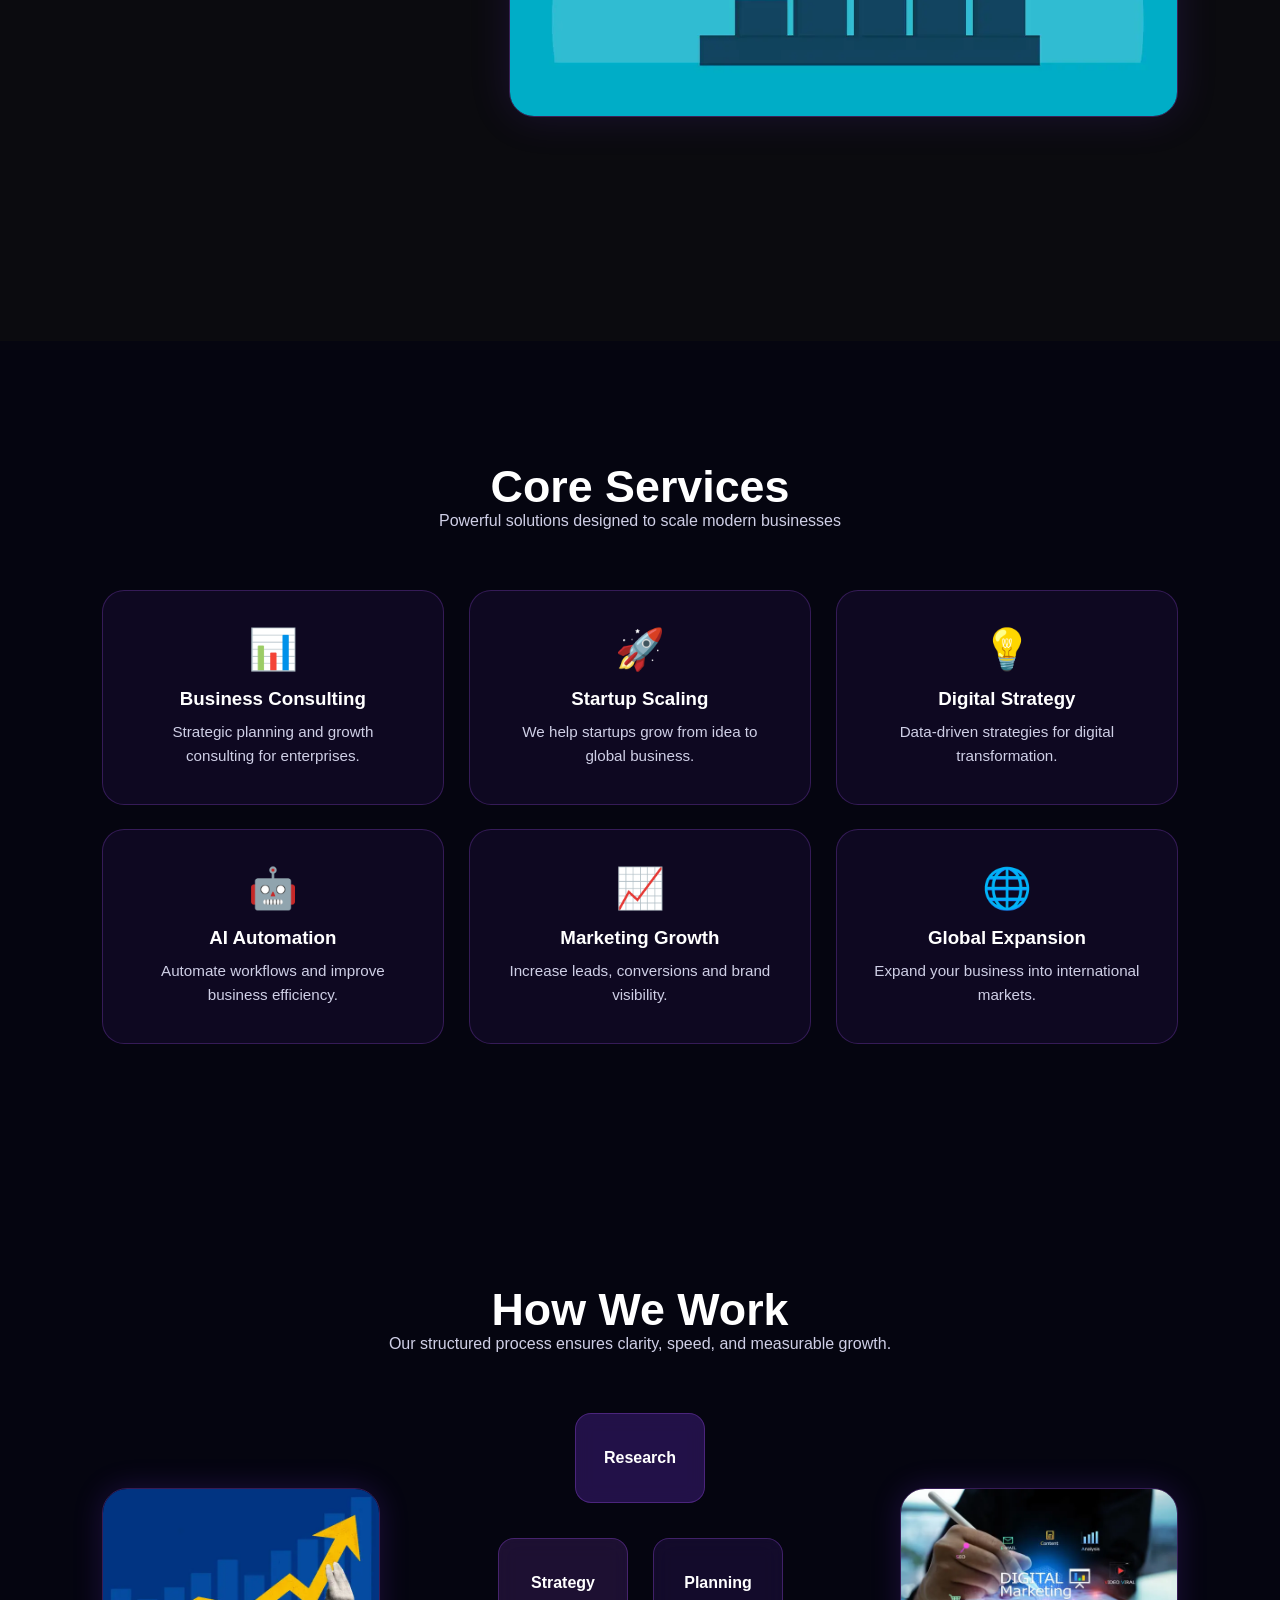
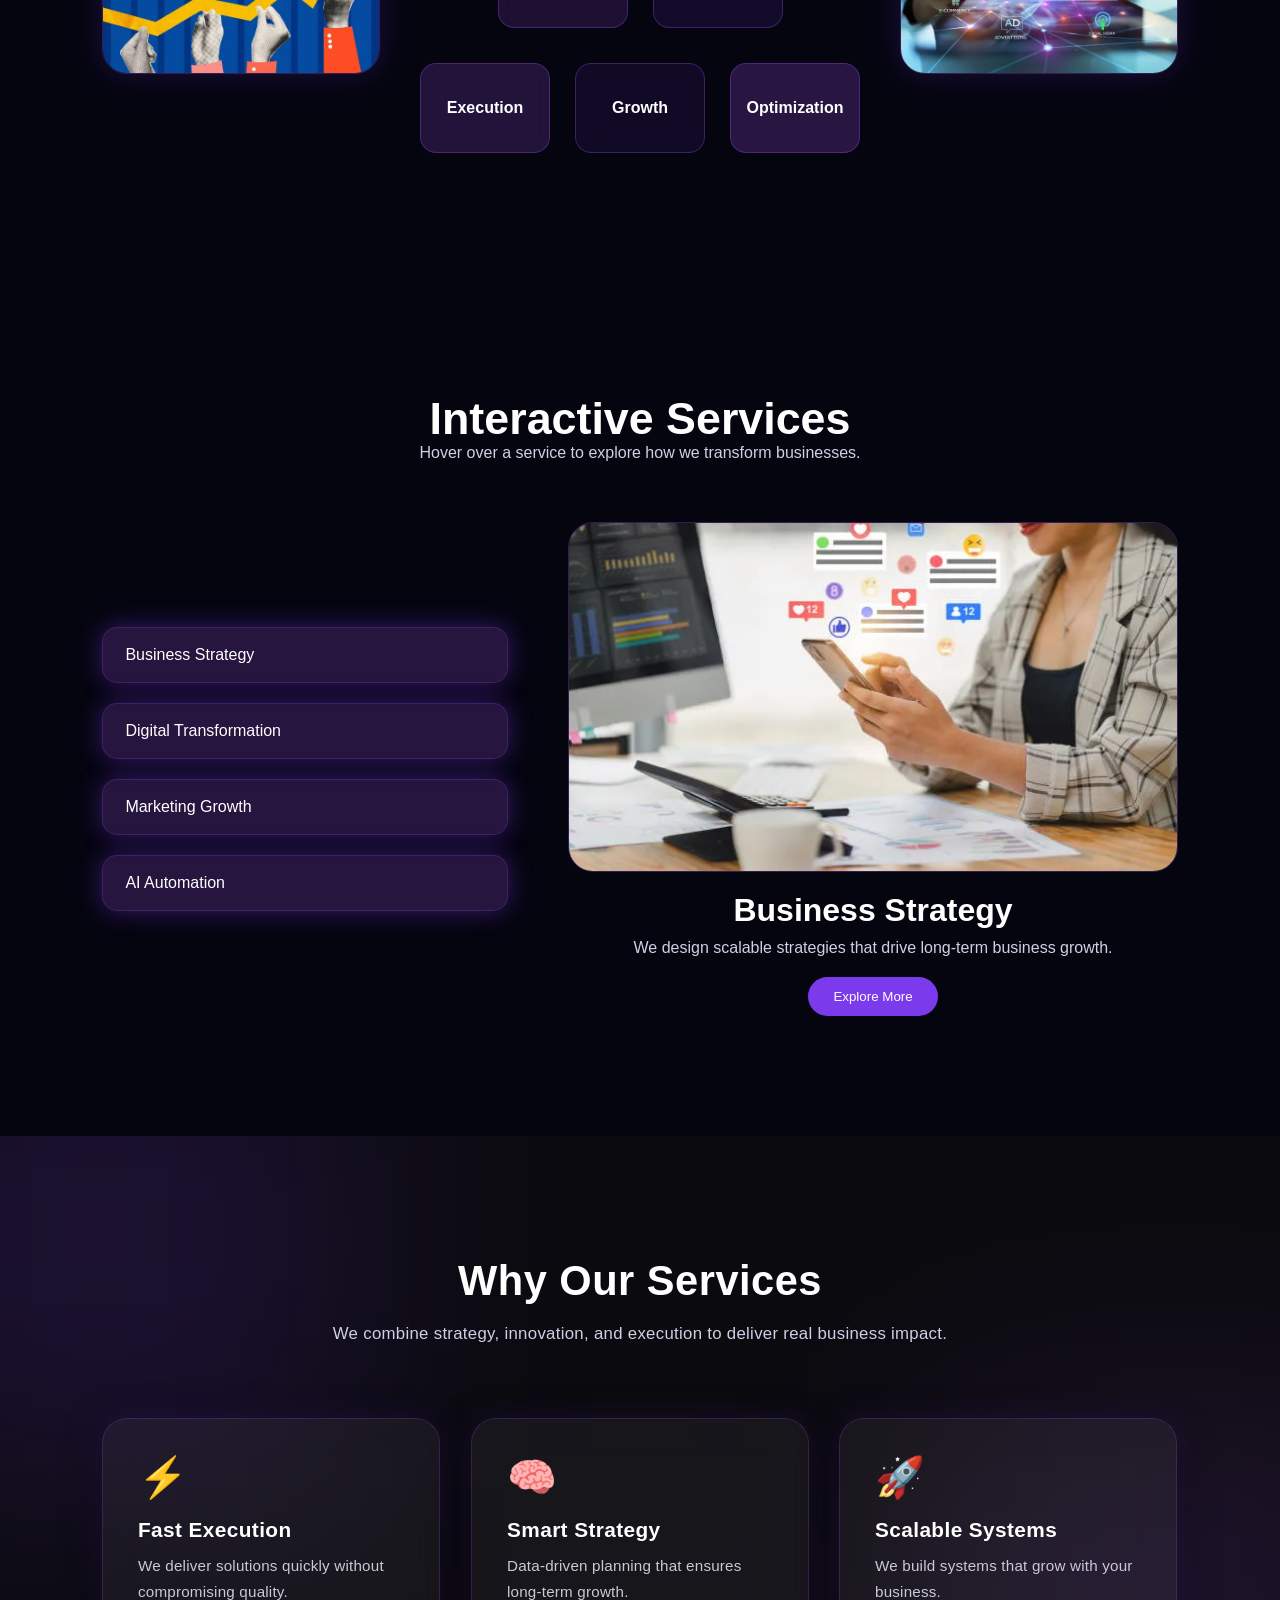
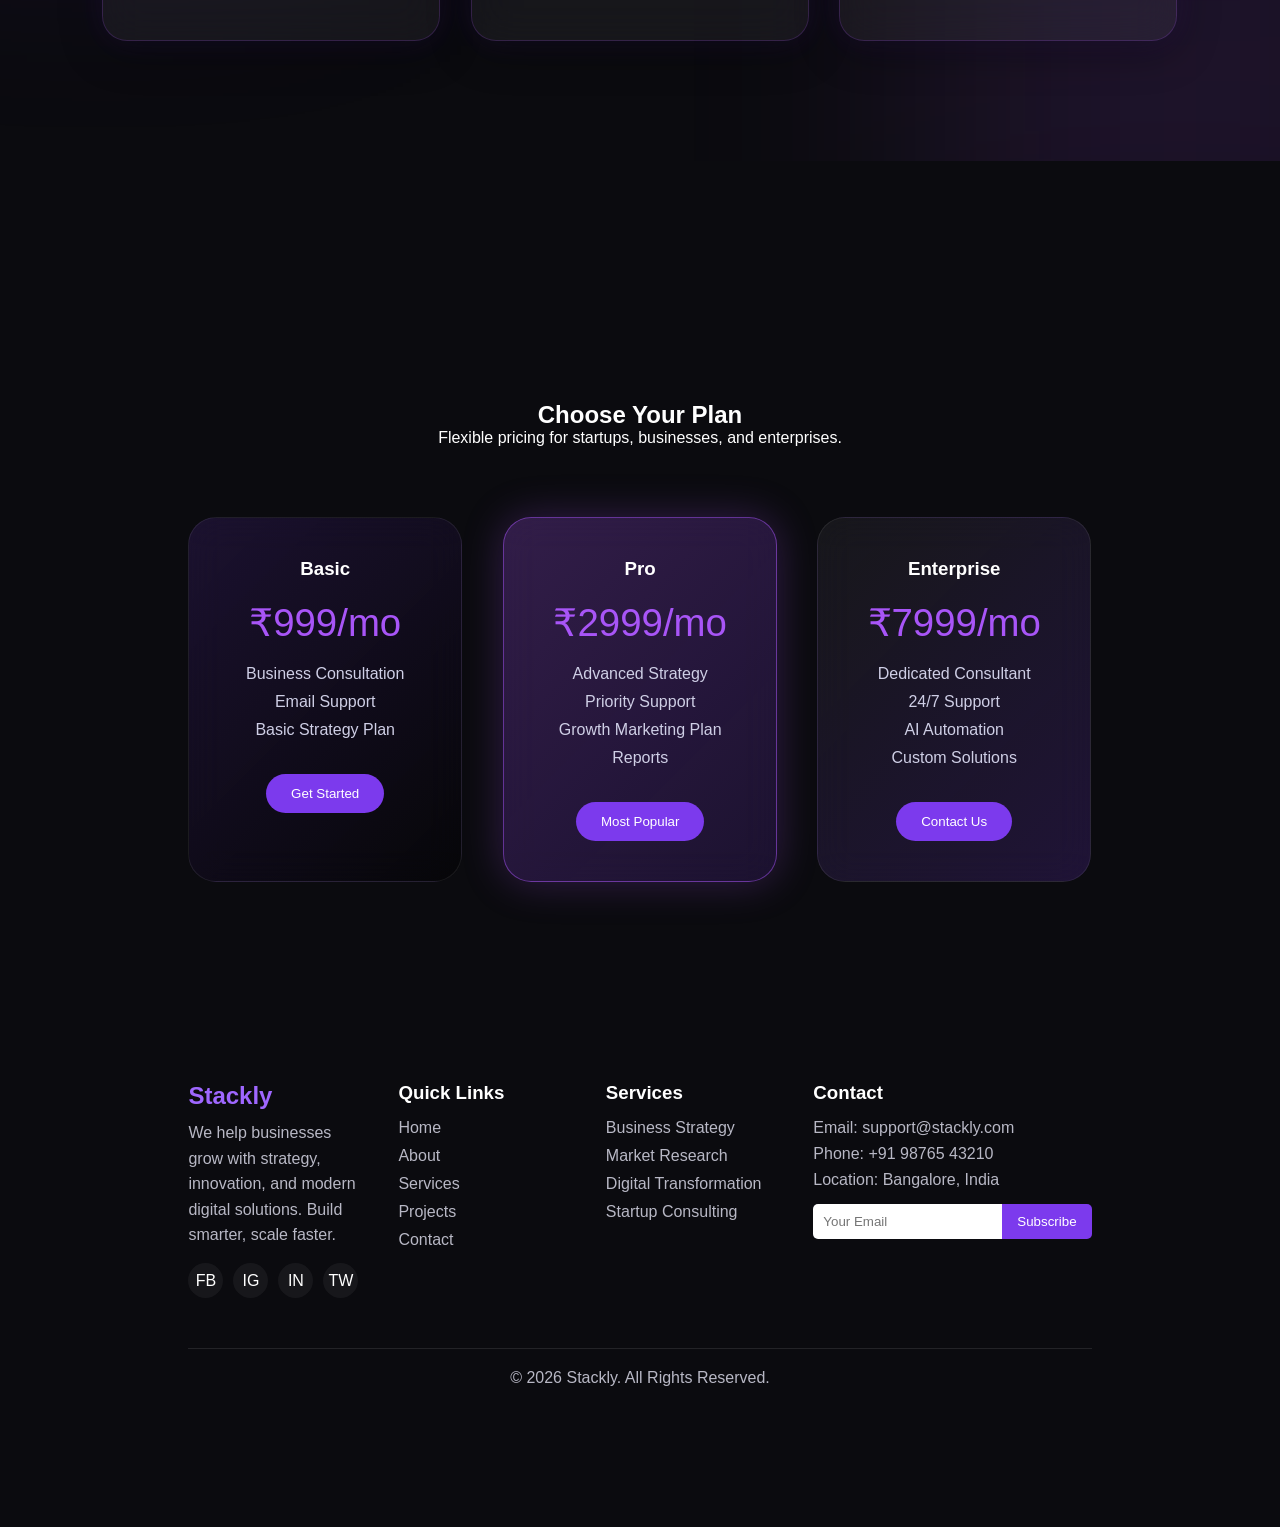
<file: service.html>
<!DOCTYPE html>
<html lang="en">
<head>
    <meta charset="UTF-8">
    <meta name="viewport" content="width=device-width, initial-scale=1.0">
    <link rel="stylesheet" href="css/service.css">
    <title>Document</title>
</head>
<body>


<header>
    <nav class="navbar">
        
        <div class="logo">
           <a href="index.html">
              <img src="images/logo-stackly (1).webp" alt="Stackly Logo">
           </a>
        </div>

        <ul class="nav-links">
            <li><a href="index.html">Home</a></li>
            <li><a href="about.html">About</a></li>
            <li><a href="service.html">Services</a></li>

            <!-- <li class="dropdown">
                <a href="errorPage.html">Pages ▾</a>
                <ul class="dropdown-menu">
                    <li><a href="ourTeam.html">Our Team</a></li>
                    <li><a href="pricing.html">Pricing</a></li>
                </ul>
            </li> -->

            <li><a href="project.html">Projects</a></li>
            <li><a href="contact.html">Contact</a></li>
        </ul>

        <!-- <a href="errorPage.html" class="btn-primary">Get Started</a> -->
        <div class="menu-toggle">
           ☰
        </div>

    </nav>
</header>

<!-- HERO -->
<section class="svc-hero js-svc-hero">

    <div class="svc-bg"></div>

    <div class="svc-content">

        <span class="svc-tag s-top">OUR SERVICES</span>

        <h1 class="svc-title s-left">
            Smart Business Solutions That Drive Real Growth
        </h1>

        <p class="svc-desc s-right">
            We design strategy, technology and marketing systems that help businesses scale faster,
            smarter, and globally.
        </p>

        <div class="svc-actions s-bottom">

            <button class="svc-btn" onclick="window.location.href='errorPage.html'">Get Consultation</button>

            <button class="svc-btn-outline" onclick="window.location.href='errorPage.html'">View Pricing</button>

        </div>

        <div class="svc-meta s-fade">
            500+ Clients • 1200+ Projects • 15+ Countries
        </div>

    </div>

</section>

<!-- SERVICE OVERVIEW SECTION -->


    

    <section class="svc-overview js-svc-overview">

    <div class="svc-ovr-header">
        <h2>What We Do</h2>
        <p>We provide complete business transformation services for modern companies.</p>
    </div>

    <!-- ITEM 1 -->
    <div class="ovr-item">
        <div class="ovr-img ovr-left">
            <img src="images/contentCreation (1).webp">
        </div>

        <div class="ovr-content ovr-right">
            <h3>Business Strategy Consulting</h3>
            <p>We analyze your business model and build scalable strategies for growth.</p>
            <button class="glow-btn" onclick="window.location.href='errorPage.html'">Learn More</button>
        </div>
    </div>

    <!-- ITEM 2 -->
    <div class="ovr-item">

        <div class="ovr-content ovr-left">
            <h3>Digital Transformation</h3>
            <p>We help companies adopt automation, AI tools and cloud systems.</p>
            <button class="glow-btn" onclick="window.location.href='errorPage.html'">Explore</button>
        </div>

        <div class="ovr-img ovr-right">
            <img src="images/Laptop2.webp">
        </div>
    </div>

    <!-- ITEM 3 (NEW) -->
    <div class="ovr-item">

        <div class="ovr-img ovr-left">
            <img src="images/What-is-Cloud-Transformation.webp">
        </div>

        <div class="ovr-content ovr-right">
            <h3>Marketing & Brand Growth</h3>
            <p>We build powerful marketing systems that increase leads and conversions.</p>
            <button class="glow-btn" onclick="window.location.href='errorPage.html'">View Strategy</button>
        </div>

    </div>

    <!-- ITEM 4 (NEW) -->
    <div class="ovr-item">

        <div class="ovr-content ovr-left">
            <h3>AI & Automation Solutions</h3>
            <p>We integrate AI-driven workflows to improve speed and business efficiency.</p>
            <button class="glow-btn" onclick="window.location.href='errorPage.html'">Get Started</button>
        </div>

        <div class="ovr-img ovr-right">
            <img src="images/Business-growth.webp">
        </div>

    </div>

</section>

<!-- CORE SERVICES -->
<section class="core-services js-core-services">

    <div class="core-header">
        <h2>Core Services</h2>
        <p>Powerful solutions designed to scale modern businesses</p>
    </div>

    <div class="core-grid">

        <div class="core-card">
            <div class="core-icon">📊</div>
            <h3>Business Consulting</h3>
            <p>Strategic planning and growth consulting for enterprises.</p>
        </div>

        <div class="core-card">
            <div class="core-icon">🚀</div>
            <h3>Startup Scaling</h3>
            <p>We help startups grow from idea to global business.</p>
        </div>

        <div class="core-card">
            <div class="core-icon">💡</div>
            <h3>Digital Strategy</h3>
            <p>Data-driven strategies for digital transformation.</p>
        </div>

        <div class="core-card">
            <div class="core-icon">🤖</div>
            <h3>AI Automation</h3>
            <p>Automate workflows and improve business efficiency.</p>
        </div>

        <div class="core-card">
            <div class="core-icon">📈</div>
            <h3>Marketing Growth</h3>
            <p>Increase leads, conversions and brand visibility.</p>
        </div>

        <div class="core-card">
            <div class="core-icon">🌐</div>
            <h3>Global Expansion</h3>
            <p>Expand your business into international markets.</p>
        </div>

    </div>

</section>

<!-- HOW WE WORK -->
<section class="how-work-triangle js-how-work-triangle">

    <div class="hw-header">
        <h2 class="hw-title hw-top">How We Work</h2>
        <p class="hw-sub hw-bottom">
            Our structured process ensures clarity, speed, and measurable growth.
        </p>
    </div>

    <div class="hw-layout">

        <!-- LEFT IMAGE -->
        <div class="hw-left hw-img">
            <img src="images/istockphoto.webp">
        </div>

        <!-- CENTER TRIANGLE -->
        <div class="hw-center">

            <div class="triangle">

                <div class="tri-step t1">Research</div>

                <div class="tri-row">
                    <div class="tri-step t2">Strategy</div>
                    <div class="tri-step t3">Planning</div>
                </div>

                <div class="tri-row">
                    <div class="tri-step t4">Execution</div>
                    <div class="tri-step t5">Growth</div>
                    <div class="tri-step t6">Optimization</div>
                </div>

            </div>

        </div>

        <!-- RIGHT IMAGE -->
        <div class="hw-right hw-img">
            <img src="images/DigitalMarketing3.webp">
        </div>

    </div>

</section>

<!-- INTERACTIVE SECTION -->
<section class="interactive-services js-interactive-services">

    <div class="is-header">
        <h2 class="is-title is-top">Interactive Services</h2>
        <p class="is-sub is-bottom">
            Hover over a service to explore how we transform businesses.
        </p>
    </div>

    <div class="is-layout">

        <!-- LEFT LIST -->
        <div class="is-list">

            <div class="is-item active" data-img="images/digital-design-businessman.webp">
                Business Strategy
            </div>

            <div class="is-item" data-img="images/Business-growth.webp">
                Digital Transformation
            </div>

            <div class="is-item" data-img="images/business-meeting-off.webp">
                Marketing Growth
            </div>

            <div class="is-item" data-img="images/What-is-Cloud-Transformation.webp">
                AI Automation
            </div>

        </div>

        <!-- RIGHT PREVIEW -->
        <div class="is-preview">

            <div class="is-img-wrapper">
                <img src="/images/Marketing.webp" class="preview-img">
            </div>

            <div class="is-text">
                <h3>Business Strategy</h3>
                <p>We design scalable strategies that drive long-term business growth.</p>
                <button class="is-btn" onclick="window.location.href='errorPage.html'">Explore More</button>
            </div>

        </div>

    </div>

</section>

<!-- WHY OUR SERVICE -->
<section class="why-services js-why-services">

    <div class="ws-container">

        <!-- HEADER -->
        <div class="ws-header">
            <h2 class="ws-title ws-top">Why Our Services</h2>
            <p class="ws-sub ws-right">
                We combine strategy, innovation, and execution to deliver real business impact.
            </p>
        </div>

        <!-- GLASS GRID -->
        <div class="ws-grid">

            <div class="ws-card ws-left">
                <div class="ws-icon">⚡</div>
                <h3>Fast Execution</h3>
                <p>We deliver solutions quickly without compromising quality.</p>
            </div>

            <div class="ws-card ws-bottom">
                <div class="ws-icon">🧠</div>
                <h3>Smart Strategy</h3>
                <p>Data-driven planning that ensures long-term growth.</p>
            </div>

            <div class="ws-card ws-top">
                <div class="ws-icon">🚀</div>
                <h3>Scalable Systems</h3>
                <p>We build systems that grow with your business.</p>
            </div>

        </div>

    </div>

</section>

<!-- PRICING -->
<section class="pricing js-pricing">

    <section class="pricing js-pricing">

    <div class="pricing-header">
        <h2 class="price-title p-top">Choose Your Plan</h2>
        <p class="price-sub p-bottom">
            Flexible pricing for startups, businesses, and enterprises.
        </p>
    </div>

    <div class="pricing-grid">

        <div class="price-card card-basic p-left" data-plan="basic">
            <h3>Basic</h3>
            <div class="price">₹999<span>/mo</span></div>
            <ul>
                <li>Business Consultation</li>
                <li>Email Support</li>
                <li>Basic Strategy Plan</li>
            </ul>
            <button>Get Started</button>
        </div>

        <div class="price-card card-pro p-top active" data-plan="pro">
            <h3>Pro</h3>
            <div class="price">₹2999<span>/mo</span></div>
            <ul>
                <li>Advanced Strategy</li>
                <li>Priority Support</li>
                <li>Growth Marketing Plan</li>
                <li>Reports</li>
            </ul>
            <button>Most Popular</button>
        </div>

        <div class="price-card card-enterprise p-right" data-plan="enterprise">
            <h3>Enterprise</h3>
            <div class="price">₹7999<span>/mo</span></div>
            <ul>
                <li>Dedicated Consultant</li>
                <li>24/7 Support</li>
                <li>AI Automation</li>
                <li>Custom Solutions</li>
            </ul>
            <button>Contact Us</button>
        </div>

    </div>

</section>

<!-- FOOTER -->
<footer class="footer-section js-footer">

    <div class="footer-container">

        <!-- COLUMN 1 -->
        <div class="footer-col reveal footer-brand">

            <h2>Stackly</h2>

            <p>
                We help businesses grow with strategy, innovation,
                and modern digital solutions. Build smarter, scale faster.
            </p>

            <div class="footer-social">
                <a href="errorPage.html">FB</a>
                <a href="errorPage.html">IG</a>
                <a href="errorPage.html">IN</a>
                <a href="errorPage.html">TW</a>
            </div>

        </div>

        <!-- COLUMN 2 -->
        <div class="footer-col reveal">

            <h3>Quick Links</h3>

            <ul>
                <li><a href="errorPage.html">Home</a></li>
                <li><a href="errorPage.html">About</a></li>
                <li><a href="errorPage.html">Services</a></li>
                <li><a href="errorPage.html">Projects</a></li>
                <li><a href="errorPage.html">Contact</a></li>
            </ul>

        </div>

        <!-- COLUMN 3 -->
        <div class="footer-col reveal">

            <h3>Services</h3>

            <ul>
                <li><a href="errorPage.html">Business Strategy</a></li>
                <li><a href="errorPage.html">Market Research</a></li>
                <li><a href="errorPage.html">Digital Transformation</a></li>
                <li><a href="errorPage.html">Startup Consulting</a></li>
            </ul>

        </div>

        <!-- COLUMN 4 -->
        <div class="footer-col reveal">

            <h3>Contact</h3>

            <p>Email: support@stackly.com</p>
            <p>Phone: +91 98765 43210</p>
            <p>Location: Bangalore, India</p>

            <div class="newsletter">
                <input type="email" placeholder="Your Email">
                <button>Subscribe</button>
            </div>

        </div>

    </div>

    <!-- BOTTOM BAR -->
    <div class="footer-bottom reveal">

        <p>© 2026 Stackly. All Rights Reserved.</p>

    </div>

</footer>

<script src="js/service.js"></script>
</body>
</html>
</file>
<file: css/contact.css>
/* RESET */
*{
    margin:0;
    padding:0;
    box-sizing:border-box;
    font-family:'Poppins',sans-serif;
}

body{
    background:#0B0B0F;
    color: white;
}

.navbar{
    width:90%;
    margin:auto;
    height:90px;

    display:flex;
    justify-content:space-between;
    align-items:center;
}

.logo h2{
    color:#fff;
    font-size:32px;
    font-weight:700;
}

.nav-links{
    display:flex;
    list-style:none;
    gap:35px;
}

.nav-links li{
    position:relative;
}

.nav-links a{
    color:#fff;
    text-decoration:none;
    font-size:16px;
    font-weight:500;
    transition:.3s;
}

.nav-links a:hover{
    color:#7C3AED;
}

.dropdown-menu{
    position:absolute;
    top:40px;
    left:0;

    background:#14141A;
    border:1px solid rgba(255,255,255,.1);
    border-radius:12px;

    width:180px;
    opacity:0;
    visibility:hidden;
    transition:.3s;
}

.dropdown:hover .dropdown-menu{
    opacity:1;
    visibility:visible;
}

.dropdown-menu li{
    padding:15px 20px;
}

.btn-primary{
    padding:14px 28px;
    border-radius:50px;
    background:#7C3AED;
    color:#fff;
    text-decoration:none;
    font-weight:600;
    transition:.3s;
}

.btn-primary:hover{
    background:#9F67FF;
    transform:translateY(-3px);
    box-shadow:0 0 25px rgba(124,58,237,.5);
}

/* Hamburger Hidden on Desktop */
.menu-toggle{
    display:none;
    color:#fff;
    font-size:32px;
    cursor:pointer;
}

/* ==========================
   TABLET
========================== */

@media(max-width:992px){

    .navbar{
        width:95%;
    }

    .nav-links{
        gap:20px;
    }

    .nav-links a{
        font-size:15px;
    }

    .btn-primary{
        padding:12px 22px;
    }

}

/* ==========================
   MOBILE

/* ==========================
   SMALL MOBILE
========================== */

@media(max-width:480px){

    .logo h2{
        font-size:26px;
    }

    .menu-toggle{
        font-size:28px;
    }

    .nav-links a{
        font-size:14px;
    }
}

/* HERO */
.page-hero{
    height:50vh;
    display:flex;
    align-items:center;
    justify-content:center;
    text-align:center;

    background:url("/images/business-meeting-off.webp")
    center/cover no-repeat;

    position:relative;
}

.hero-overlay{
    position:absolute;
    inset:0;
    background:rgba(0,0,0,0.65);
}

.hero-content{
    position:relative;
    z-index:2;
    max-width:800px;
}

.page-hero .tag{
    color:#a855f7;
    letter-spacing:2px;
    font-size:13px;
}

.page-hero h1{
    font-size:48px;
    margin:15px 0;
}

.page-hero p{
    color:#ccc;
    font-size:18px;
}

/* CONTACT SECTION */
.contact-section{
    padding:120px 8%;
    display:grid;
    grid-template-columns:1fr 1fr;
    gap:60px;
    align-items:start;
}

/* LEFT */
.contact-info .tag{
    color:#a855f7;
    letter-spacing:2px;
}

.contact-info h2{
    font-size:54px;
    margin:20px 0;
}

.contact-info p{
    color:#bbb;
    line-height:1.8;
}

.info-cards{
    margin-top:40px;
    display:flex;
    flex-direction:column;
    gap:15px;
}

.info-card{
    padding:18px;
    border-radius:14px;

    background:linear-gradient(135deg,rgba(168,85,247,0.18),rgba(124,58,237,0.08));
    border:1px solid rgba(168,85,247,0.2);
}

/* FORM */
.contact-form{
    background:linear-gradient(135deg,rgba(255,255,255,0.08),rgba(168,85,247,0.12));
    border:1px solid rgba(168,85,247,0.35);
    border-radius:24px;
    padding:40px;
}

.contact-form form{
    display:flex;
    flex-direction:column;
    gap:18px;
}

.contact-form input,
.contact-form textarea{
    width:100%;
    padding:15px;
    border-radius:12px;

    border:1px solid rgba(255,255,255,0.15);
    background:rgba(20,20,30,0.6);

    color:white;
    outline:none;
}

.contact-form input:focus,
.contact-form textarea:focus{
    border-color:#a855f7;
    box-shadow:0 0 20px rgba(168,85,247,0.25);
}

.contact-form button{
    padding:14px;
    border:none;
    border-radius:12px;

    background:linear-gradient(135deg,#a855f7,#6d28d9);
    color:white;
    font-weight:600;
    cursor:pointer;
}

/* ANIMATION */
.reveal{opacity:0;}

.from-left{transform:translateX(-60px);animation:in 1s forwards;}
.from-right{transform:translateX(60px);animation:in 1s forwards;}
.from-top{transform:translateY(-60px);animation:in 1s forwards;}
.from-bottom{transform:translateY(60px);animation:in 1s forwards;}
.zoom-in{transform:scale(0.85);animation:zoom 1s forwards;}

@keyframes in{
    to{opacity:1;transform:translate(0);}
}

@keyframes zoom{
    to{opacity:1;transform:scale(1);}
}

/* CALL TO ACTION */
.cta-section{
    padding:120px 8%;
    display:flex;
    justify-content:center;
    align-items:center;

    background: radial-gradient(
        circle at top,
        rgba(168,85,247,0.25),
        transparent 60%
    ),
    #0b0f1a;

    text-align:center;
}

.cta-content{
    max-width:850px;
}

.cta-section .tag{
    color:#a855f7;
    letter-spacing:2px;
    font-size:13px;
}

.cta-section h2{
    font-size:52px;
    color:white;
    margin:20px 0;
    line-height:1.2;
}

.cta-section p{
    color:#bdbdbd;
    font-size:18px;
    line-height:1.8;
    margin-bottom:40px;
}

/* BUTTONS */
.cta-buttons{
    display:flex;
    justify-content:center;
    gap:20px;
    flex-wrap:wrap;
}

/* PRIMARY BUTTON */
.btn-primary{
    padding:14px 28px;
    border-radius:50px;
    background:linear-gradient(135deg,#a855f7,#6d28d9);
    color:white;
    text-decoration:none;
    font-weight:600;
    transition:0.3s;
}

.btn-primary:hover{
    transform:translateY(-3px);
    box-shadow:0 0 25px rgba(168,85,247,0.5);
}

/* SECONDARY BUTTON */
.btn-secondary{
    padding:14px 28px;
    border-radius:50px;

    border:1px solid rgba(168,85,247,0.5);
    color:white;
    text-decoration:none;

    transition:0.3s;
}

.btn-secondary:hover{
    background:rgba(168,85,247,0.15);
    transform:translateY(-3px);
}

/* ANIMATION */
.reveal{
    opacity:0;
}

/* FROM DIFFERENT PLACES */
.from-top{
    transform:translateY(-80px);
    animation:moveIn 1s forwards;
}

.from-left{
    transform:translateX(-100px);
    animation:moveIn 1s forwards;
}

.from-right{
    transform:translateX(100px);
    animation:moveIn 1s forwards;
}

.from-bottom{
    transform:translateY(80px);
    animation:moveIn 1s forwards;
}

/* KEYFRAME */
@keyframes moveIn{
    to{
        opacity:1;
        transform:translate(0);
    }
}


/* =========================== FOOTER ============================= */
/* FOOTER SECTION */
.footer-section{
    background:#0b0b0f;
    color:#fff;
    padding:80px 8% 20px;
}

/* GRID */
.footer-container{
    display:grid;
    grid-template-columns:repeat(4,1fr);
    gap:40px;
}

/* BRAND */
.footer-brand h2{
    color:#9F67FF;
    margin-bottom:10px;
}

.footer-brand p{
    color:#b8b8c5;
    line-height:1.6;
}

/* SOCIAL */
.footer-social{
    margin-top:15px;
    display:flex;
    gap:10px;
}

.footer-social a{
    width:35px;
    height:35px;
    display:flex;
    align-items:center;
    justify-content:center;
    border-radius:50%;
    background:rgba(255,255,255,0.05);
    color:#fff;
    text-decoration:none;
    transition:.3s;
}

.footer-social a:hover{
    background:#7C3AED;
}

/* LINKS */
.footer-col h3{
    margin-bottom:15px;
    color:#fff;
}

.footer-col ul{
    list-style:none;
}

.footer-col ul li{
    margin-bottom:10px;
}

.footer-col ul li a{
    text-decoration:none;
    color:#b8b8c5;
    transition:.3s;
}

.footer-col ul li a:hover{
    color:#9F67FF;
}

/* CONTACT */
.footer-col p{
    color:#b8b8c5;
    margin-bottom:8px;
}

/* NEWSLETTER */
.newsletter{
    margin-top:15px;
    display:flex;
}

.newsletter input{
    flex:1;
    padding:10px;
    border:none;
    outline:none;
    border-radius:5px 0 0 5px;
}

.newsletter button{
    padding:10px 15px;
    border:none;
    background:#7C3AED;
    color:#fff;
    cursor:pointer;
    border-radius:0 5px 5px 0;
}

/* BOTTOM */
.footer-bottom{
    margin-top:50px;
    text-align:center;
    padding-top:20px;
    border-top:1px solid rgba(255,255,255,0.1);
    color:#b8b8c5;
}

/* ANIMATION BASE */
.reveal{
    opacity:0;
    transform:translateY(40px);
}

.reveal.active{
    animation:fadeUp 1s forwards;
}

@keyframes fadeUp{
    from{opacity:0; transform:translateY(40px);}
    to{opacity:1; transform:translateY(0);}
}

/* ======================== Media Querry ======================== */
/* =================================
   RESPONSIVE FIX
================================= */

/* TABLET */
@media screen and (max-width: 992px){

    .contact-section{
        grid-template-columns:1fr;
        gap:40px;
    }

    .contact-info h2{
        font-size:42px;
    }

    .cta-section h2{
        font-size:42px;
    }

    .footer-container{
        grid-template-columns:repeat(2,1fr);
    }
}

/* MOBILE */
@media screen and (max-width:768px){

    /* Hero */
    .page-hero{
        height:auto;
        min-height:60vh;
        padding:100px 20px;
    }

    .page-hero h1{
        font-size:32px;
        line-height:1.3;
    }

    .page-hero p{
        font-size:16px;
    }

    /* Contact */
    .contact-section{
        padding:70px 20px;
        grid-template-columns:1fr;
        gap:30px;
    }

    .contact-info h2{
        font-size:32px;
    }

    .contact-form{
        padding:25px;
    }

    /* CTA */
    .cta-section{
        padding:70px 20px;
    }

    .cta-section h2{
        font-size:32px;
    }

    .cta-section p{
        font-size:16px;
    }

    .cta-buttons{
        flex-direction:column;
        align-items:center;
    }

    .cta-buttons a{
        width:100%;
        text-align:center;
    }

    /* Footer */
    .footer-container{
        grid-template-columns:1fr;
        text-align:center;
    }

    .footer-social{
        justify-content:center;
    }

    .newsletter{
        flex-direction:column;
        gap:10px;
    }

    .newsletter input,
    .newsletter button{
        width:100%;
        border-radius:10px;
    }
}

/* SMALL MOBILE */
@media screen and (max-width:480px){

    .logo h2{
        font-size:22px;
    }

    .page-hero h1{
        font-size:26px;
    }

    .contact-info h2{
        font-size:26px;
    }

    .cta-section h2{
        font-size:26px;
    }

    .contact-form{
        padding:20px;
    }

    .info-card{
        padding:15px;
    }

    .btn-primary,
    .btn-secondary{
        width:100%;
        display:block;
        text-align:center;
    }
}

/* .navbar{
    width:100%;
    padding:0 5%;
    height:80px;
    display:flex;
    align-items:center;
    justify-content:space-between;
    position:relative;
} */

/* ============================= MEDIA QUERRY ============================= */

@media(max-width:768px){

    .navbar{
        height:80px;
        position:relative;
    }

    .menu-toggle{
        display:block;
        z-index:1002;
        cursor:pointer;
    }

    .nav-links{
        position:absolute;
        top:80px;
        left:0;

        width:100%;
        background:#14141A;

        flex-direction:column;
        align-items:center;

        gap:0;

        max-height:0;
        overflow:hidden;

        transition:.4s ease;

        border-top:1px solid rgba(255,255,255,.1);

        z-index:1001; /* IMPORTANT */
    }

    .nav-links.active{
        max-height:600px;
        padding:20px 0;
    }

    .nav-links li{
        width:100%;
        text-align:center;
        padding:15px 0;
    }

    .nav-links a{
        display:block;
        width:100%;
    }

    .btn-primary{
        display:none;
    }
}

body.menu-open {
    overflow: auto;   /* or scroll */
}

.logo{
    display:flex;
    align-items:center;
}

.logo img{
    height:50px; /* Adjust as needed */
    width:auto;
    display:block;
}
@media(max-width:768px){

    .logo img{
        height:42px;
    }

}
</file>
<file: css/dashboarderror.css>
/* RESET */
*{
    margin:0;
    padding:0;
    box-sizing:border-box;
    font-family:'Poppins',sans-serif;
}

body{
    background:#0b1220;
    color:#fff;
    height:100vh;
    overflow:hidden;
}

/* SECTION */
.error-section{
    height:100vh;
    display:flex;
    align-items:center;
    justify-content:center;
    position:relative;
    text-align:center;
}

/* GLOW BACKGROUND */
.glow{
    position:absolute;
    width:600px;
    height:600px;
    background:#2563eb;
    filter:blur(180px);
    opacity:0.25;
    top:50%;
    left:50%;
    transform:translate(-50%,-50%);
    animation:pulse 5s infinite;
}

@keyframes pulse{
    0%,100%{transform:translate(-50%,-50%) scale(1);}
    50%{transform:translate(-50%,-50%) scale(1.2);}
}

/* BOX */
.error-box{
    position:relative;
    z-index:2;
    padding:40px;
    max-width:600px;
}

/* BIG CODE */
.error-code{
    font-size:120px;
    font-weight:800;
    background:linear-gradient(135deg,#2563eb,#7c3aed);
    -webkit-background-clip:text;
    -webkit-text-fill-color:transparent;
    animation:float 3s ease-in-out infinite;
}

@keyframes float{
    0%,100%{transform:translateY(0);}
    50%{transform:translateY(-10px);}
}

h2{
    font-size:32px;
    margin-bottom:15px;
}

p{
    color:#cbd5e1;
    line-height:1.6;
    margin-bottom:25px;
}

/* BUTTONS */
.btn-group{
    display:flex;
    gap:15px;
    justify-content:center;
    flex-wrap:wrap;
}

.btn{
    padding:12px 25px;
    border-radius:30px;
    text-decoration:none;
    font-weight:600;
    transition:.3s;
}

.primary{
    background:linear-gradient(135deg,#2563eb,#7c3aed);
    color:#fff;
}

.primary:hover{
    transform:translateY(-3px);
    box-shadow:0 10px 25px rgba(37,99,235,.4);
}

.secondary{
    border:2px solid #4f9cff;
    color:#4f9cff;
}

.secondary:hover{
    background:#4f9cff;
    color:#000;
}


.logo{
    display:flex;
    align-items:center;
}

.logo img{
    height:50px; /* Adjust as needed */
    width:auto;
    display:block;
}
@media(max-width:768px){

    .logo img{
        height:42px;
    }

}
</file>
<file: css/error.css>
*{
    margin:0;
    padding:0;
    box-sizing:border-box;
    font-family:'Segoe UI',sans-serif;
}

body{
    min-height:100vh;
    display:flex;
    justify-content:center;
    align-items:center;
    overflow:hidden;
    background:
    linear-gradient(
    135deg,
    #160028,
    #2d0b52,
    #5d1bb3,
    #8e4dff
    );
}

.error-container{
    width:100%;
    display:flex;
    justify-content:center;
    align-items:center;
    padding:20px;
}

.glass-card{
    width:600px;
    max-width:100%;
    padding:60px 40px;
    text-align:center;

    background:rgba(255,255,255,0.08);
    border:1px solid rgba(255,255,255,0.15);

    backdrop-filter:blur(25px);
    -webkit-backdrop-filter:blur(25px);

    border-radius:30px;

    box-shadow:
    0 20px 50px rgba(0,0,0,.3),
    0 0 50px rgba(142,77,255,.4);

    animation:cardEntry 1s ease;
}

.error-number{
    font-size:9rem;
    font-weight:900;
    color:#fff;

    text-shadow:
    0 0 20px #ffffff,
    0 0 40px #b98cff,
    0 0 80px #8e4dff;

    animation:glow 3s infinite alternate;
}

.error-title{
    font-size:2rem;
    color:white;
    margin-bottom:15px;
}

.error-text{
    color:rgba(255,255,255,.8);
    line-height:1.8;
    margin-bottom:35px;
    font-size:1.05rem;
}

.home-btn{
    display:inline-block;
    padding:16px 35px;
    border-radius:50px;

    color:white;
    text-decoration:none;
    font-weight:700;

    background:
    linear-gradient(
    135deg,
    #a855f7,
    #7c3aed
    );

    box-shadow:
    0 10px 25px rgba(124,58,237,.4);

    transition:.4s;
}

.home-btn:hover{
    transform:translateY(-5px) scale(1.05);

    box-shadow:
    0 15px 40px rgba(168,85,247,.7);
}

.floating-shape{
    position:absolute;
    border-radius:50%;
    filter:blur(10px);
}

.shape1{
    width:220px;
    height:220px;
    background:#a855f7;
    top:10%;
    left:10%;
    opacity:.3;
    animation:float 8s infinite ease-in-out;
}

.shape2{
    width:180px;
    height:180px;
    background:#ffffff;
    bottom:10%;
    right:10%;
    opacity:.12;
    animation:float 10s infinite ease-in-out;
}

.shape3{
    width:120px;
    height:120px;
    background:#7c3aed;
    top:60%;
    left:20%;
    opacity:.25;
    animation:float 7s infinite ease-in-out;
}

@keyframes float{
    0%{
        transform:translateY(0px);
    }
    50%{
        transform:translateY(-30px);
    }
    100%{
        transform:translateY(0px);
    }
}

@keyframes glow{
    from{
        text-shadow:
        0 0 20px #fff,
        0 0 40px #b98cff;
    }
    to{
        text-shadow:
        0 0 30px #fff,
        0 0 60px #b98cff,
        0 0 120px #8e4dff;
    }
}

@keyframes cardEntry{
    from{
        opacity:0;
        transform:translateY(60px) scale(.8);
    }
    to{
        opacity:1;
        transform:translateY(0) scale(1);
    }
}

@media(max-width:768px){

    .error-number{
        font-size:6rem;
    }

    .error-title{
        font-size:1.6rem;
    }

    .glass-card{
        padding:40px 25px;
    }
}
</file>
<file: css/project.css>
*{
    margin:0;
    padding:0;
    box-sizing:border-box;
    font-family:'Poppins',sans-serif;
}

body{
    background:#0B0B0F;
}

.navbar{
    width:90%;
    margin:auto;
    height:90px;

    display:flex;
    justify-content:space-between;
    align-items:center;
}

.logo h2{
    color:#fff;
    font-size:32px;
    font-weight:700;
}

.nav-links{
    display:flex;
    list-style:none;
    gap:35px;
}

.nav-links li{
    position:relative;
}

.nav-links a{
    color:#fff;
    text-decoration:none;
    font-size:16px;
    font-weight:500;
    transition:.3s;
}

.nav-links a:hover{
    color:#7C3AED;
}

.dropdown-menu{
    position:absolute;
    top:40px;
    left:0;

    background:#14141A;
    border:1px solid rgba(255,255,255,.1);
    border-radius:12px;

    width:180px;
    opacity:0;
    visibility:hidden;
    transition:.3s;
}

.dropdown:hover .dropdown-menu{
    opacity:1;
    visibility:visible;
}

.dropdown-menu li{
    padding:15px 20px;
}

.btn-primary{
    padding:14px 28px;
    border-radius:50px;
    background:#7C3AED;
    color:#fff;
    text-decoration:none;
    font-weight:600;
    transition:.3s;
}

.btn-primary:hover{
    background:#9F67FF;
    transform:translateY(-3px);
    box-shadow:0 0 25px rgba(124,58,237,.5);
}

/* Hamburger Hidden on Desktop */
.menu-toggle{
    display:none;
    color:#fff;
    font-size:32px;
    cursor:pointer;
}

/* ==========================
   TABLET
========================== */

@media(max-width:992px){

    .navbar{
        width:95%;
    }

    .nav-links{
        gap:20px;
    }

    .nav-links a{
        font-size:15px;
    }

    .btn-primary{
        padding:12px 22px;
    }

}

/* ==========================
   MOBILE
========================== */

@media(max-width:768px){

    .navbar{
        height:80px;
        position:relative;
    }

    .menu-toggle{
        display:block;
        z-index:1001;
    }

    .nav-links{
        position:absolute;
        top:80px;
        left:0;

        width:100%;
        background:#14141A;

        flex-direction:column;
        align-items:center;

        gap:0;

        max-height:0;
        overflow:hidden;

        transition:.4s ease;
        border-top:1px solid rgba(255,255,255,.1);
    }

    .nav-links.active{
        max-height:500px;
        padding:20px 0;
    }

    .nav-links li{
        width:100%;
        text-align:center;
        padding:15px 0;
    }

    .dropdown-menu{
        position:static;
        width:100%;
        background:#1a1a24;
        border:none;
        border-radius:0;

        opacity:1;
        visibility:visible;

        display:none;
    }

    .dropdown:hover .dropdown-menu{
        display:block;
    }

    .btn-primary{
        display:none;
    }
}

/* ==========================
   SMALL MOBILE
========================== */

@media(max-width:480px){

    .logo h2{
        font-size:26px;
    }

    .menu-toggle{
        font-size:28px;
    }

    .nav-links a{
        font-size:14px;
    }
}

/* HERO SECTION */
*{
  margin:0;
  padding:0;
  box-sizing:border-box;
  font-family:Arial, sans-serif;
}

body{
  background:#0b0f1a;
  overflow-x:hidden;
}

/* HERO */
.hero{
  height:100vh;
  display:flex;
  align-items:center;
  justify-content:flex-start;
  padding:80px;
  position:relative;

  background:
    linear-gradient(to right, rgba(11,15,26,0.95), rgba(11,15,26,0.4)),
    url("/images/Laptop3.webp") center/cover no-repeat;
}

/* LEFT CONTENT */
.hero-content{
  max-width:600px;
  color:white;
  z-index:2;
}

.tag{
  font-size:14px;
  letter-spacing:2px;
  color:#b8b8b8;
}

h1{
  font-size:56px;
  margin:20px 0;
  line-height:1.1;
}

.highlight{
  color:#a855f7;
}

p{
  color:#cfcfcf;
  line-height:1.6;
  margin-bottom:30px;
}

/* STATS */
.stats{
  display:flex;
  gap:30px;
  margin-bottom:30px;
}

.stats div{
  color:#ccc;
}

.stats b{
  color:white;
  font-size:22px;
}

/* BUTTON */
.btn{
  padding:14px 24px;
  border:none;
  border-radius:10px;
  cursor:pointer;

  color:white;
  font-size:16px;

  background:linear-gradient(135deg,#a855f7,#6d28d9);
  box-shadow:0 10px 25px rgba(168,85,247,0.4);
  transition:0.3s;
}

.btn:hover{
  transform:translateY(-3px);
  box-shadow:0 15px 30px rgba(168,85,247,0.6);
}

/* FLOATING LETTERS */
.letters span{
  position:absolute;
  color:#a855f7;
  font-size:18px;
  opacity:0.6;
  animation:float 6s linear infinite;
}

@keyframes float{
  0%{ transform:translateY(0) rotate(0deg); opacity:0; }
  20%{opacity:1;}
  100%{ transform:translateY(-120vh) rotate(360deg); opacity:0; }
}

/* ============== */
/* INITIAL STATE (hidden) */
.hero-content .tag,
.hero-content h1,
.hero-content p,
.stats div,
.btn {
  opacity: 0;
}

/* ANIMATION CLASSES */
.show-left {
  animation: fromLeft 1s ease forwards;
}

.show-right {
  animation: fromRight 1s ease forwards;
}

.show-up {
  animation: fromUp 1s ease forwards;
}

.show-scale {
  animation: scaleIn 1s ease forwards;
}

/* KEYFRAMES */
@keyframes fromLeft {
  from { transform: translateX(-80px); opacity: 0; }
  to { transform: translateX(0); opacity: 1; }
}

@keyframes fromRight {
  from { transform: translateX(80px); opacity: 0; }
  to { transform: translateX(0); opacity: 1; }
}

@keyframes fromUp {
  from { transform: translateY(40px); opacity: 0; }
  to { transform: translateY(0); opacity: 1; }
}

@keyframes scaleIn {
  from { transform: scale(0.8); opacity: 0; }
  to { transform: scale(1); opacity: 1; }
}

/* OUR PPORTFOLIO */
.projects-section{
    padding:120px 8%;
    background:#0b0f1a;
    overflow:hidden;
}

.section-header{
    text-align:center;
    margin-bottom:70px;
}

.mini-tag{
    color:#a855f7;
    letter-spacing:2px;
    font-size:13px;
}

.title{
    color:white;
    font-size:52px;
    margin:20px 0 40px;
}

/* FILTER BUTTONS */

.filter-buttons{
    display:flex;
    justify-content:center;
    gap:15px;
    flex-wrap:wrap;
}

.filter-buttons button{
    padding:14px 28px;
    border:none;
    cursor:pointer;
    color:white;
    border-radius:50px;
    background:rgba(168,85,247,.1);
    border:1px solid rgba(168,85,247,.3);
    position:relative;
    overflow:hidden;
    transition:.4s;
}

.filter-buttons button::before{
    content:"";
    position:absolute;
    left:-100%;
    top:0;
    width:100%;
    height:100%;
    background:linear-gradient(
      90deg,
      #a855f7,
      #7c3aed
    );
    transition:.5s;
    z-index:-1;
}

.filter-buttons button:hover::before{
    left:0;
}

.filter-buttons button:hover{
    transform:translateY(-4px);
}

/* GRID */

.projects-grid{
    margin-top:70px;
    display:grid;
    grid-template-columns:repeat(2,1fr);
    gap:35px;
}

/* CARD */

.project-card{
    position:relative;
    height:380px;
    overflow:hidden;
    border-radius:24px;

    opacity:0;
    transform:translateY(80px) scale(.9);
}

.project-card.show{
    animation:popup .9s ease forwards;
}

@keyframes popup{
    to{
        opacity:1;
        transform:translateY(0) scale(1);
    }
}

.project-card img{
    width:100%;
    height:100%;
    object-fit:cover;
    transition:1s;
}

.project-card:hover img{
    transform:scale(1.1);
}

/* PURPLE BOTTOM SHADE */

.overlay{
    position:absolute;
    inset:0;
    display:flex;
    flex-direction:column;
    justify-content:flex-end;
    padding:30px;

    background:linear-gradient(
      to top,
      rgba(124,58,237,.95),
      rgba(124,58,237,.4),
      transparent
    );
}

.overlay span{
    color:#fff;
    margin-bottom:10px;
    letter-spacing:1px;
}

.overlay h3{
    color:white;
    font-size:28px;
    margin-bottom:10px;
}

.overlay p{
    color:#eee;
}

/* TEXT REVEAL */

.title,
.mini-tag,
.filter-buttons{
    opacity:0;
}

.from-left{
    animation:leftReveal 1s forwards;
}

.from-right{
    animation:rightReveal 1s forwards;
}

.from-up{
    animation:upReveal 1s forwards;
}

@keyframes leftReveal{
    from{
        opacity:0;
        transform:translateX(-80px);
    }
    to{
        opacity:1;
        transform:translateX(0);
    }
}

@keyframes rightReveal{
    from{
        opacity:0;
        transform:translateX(80px);
    }
    to{
        opacity:1;
        transform:translateX(0);
    }
}

@keyframes upReveal{
    from{
        opacity:0;
        transform:translateY(40px);
    }
    to{
        opacity:1;
        transform:translateY(0);
    }
}

/* ============ PROJECT DETAILS ============= */
.case-study{
    padding:120px 8%;
    background:#0b0f1a;

    display:grid;
    grid-template-columns:350px 1fr;
    gap:60px;
}

/* STICKY SIDEBAR */

.project-sidebar{
    position:sticky;
    top:100px;
    align-self:start;

    display:flex;
    flex-direction:column;
    gap:25px;

    height:fit-content;
}

/* BOX 1 */

.info-card{
    background:rgba(255,255,255,.03);
    backdrop-filter:blur(20px);

    border:1px solid rgba(168,85,247,.2);

    border-radius:20px;
    padding:30px;
}

.info-card h3{
    color:white;
    margin-bottom:25px;
}

.detail{
    margin-bottom:20px;
}

.detail span{
    display:block;
    color:#8f8f8f;
    font-size:14px;
}

.detail b{
    color:white;
}

/* BOX 2 */

.contact-card{
    height:300px;

    border-radius:20px;
    overflow:hidden;

    background:
    linear-gradient(
      rgba(0,0,0,.2),
      rgba(124,58,237,.9)
    ),
    url("https://images.unsplash.com/photo-1497366754035-f200968a6e72?w=1200")
    center/cover;
}

.contact-overlay{
    height:100%;

    display:flex;
    flex-direction:column;
    justify-content:flex-end;

    padding:30px;
}

.contact-overlay h3{
    color:white;
    margin-bottom:10px;
}

.contact-overlay p{
    color:#ddd;
}

.contact-overlay a{
    margin-top:15px;
    color:white;
    text-decoration:none;
    font-weight:600;
}

/* RIGHT CONTENT */

.case-content{
    display:flex;
    flex-direction:column;
    gap:120px;
}

.content-block h2{
    color:white;
    font-size:42px;
    margin-bottom:25px;
}

.content-block p{
    color:#bfbfbf;
    line-height:1.8;
    margin-bottom:35px;
}



.content-block h2{
    font-size:48px;
    line-height:1.2;
    color:#fff;
    margin-bottom:25px;
}

.content-block p{
    font-size:18px;
    line-height:2;
    color:#cfcfcf;
    max-width:850px;
}

.content-block{
    display:flex;
    align-items:center;
    gap:60px;
}

.content-block.reverse{
    flex-direction:row-reverse;
}

.content-text{
    flex:1;
}

.content-block img{
    width:380px;
    height:260px;
    object-fit:cover;
    border-radius:24px;
    flex-shrink:0;

    box-shadow:0 20px 50px rgba(168,85,247,.18);
    transition:.5s ease;
}

.content-block:hover img{
    transform:translateY(-8px) scale(1.03);
}

/* CONTENT APEARING */
.content-block{
    opacity:0;
    transform:translateY(80px);
    transition:1s;
}

.content-block.show{
    opacity:1;
    transform:translateY(0);
}

/* ........... */

/* ================== TECHNOLOGIES USED =================== */
.tech-stack-section{
    padding:120px 8%;
    background:#0b0f1a;
    overflow:hidden;
}

.section-heading{
    text-align:center;
    max-width:850px;
    margin:auto;
}

.section-heading .tag{
    color:#a855f7;
    letter-spacing:2px;
    font-size:13px;
}

.section-heading h2{
    font-size:58px;
    color:#fff;
    margin:20px 0;
    line-height:1.1;
}

.section-heading p{
    color:#bdbdbd;
    line-height:1.8;
    font-size:18px;
}

.tech-grid{
    margin-top:70px;

    display:grid;
    grid-template-columns:repeat(3,1fr);
    gap:25px;
}

.tech-card{
    background: linear-gradient(
        135deg,
        rgba(168,85,247,0.18),
        rgba(124,58,237,0.08),
        rgba(11,15,26,0.4)
    );

    border: 1px solid rgba(168,85,247,0.25);
    border-radius: 22px;

    padding: 30px;
    backdrop-filter: blur(18px);

    transition: 0.4s ease;

    opacity: 0;
    transform: translateY(60px);
}

.tech-card:hover{
    transform: translateY(-10px) scale(1.02);

    background: linear-gradient(
        135deg,
        rgba(168,85,247,0.35),
        rgba(124,58,237,0.2),
        rgba(11,15,26,0.6)
    );

    border-color: #a855f7;

    box-shadow: 0 25px 60px rgba(168,85,247,0.25);
}

.tech-card h3{
    color:#fff;
    margin-bottom:15px;
    font-size:22px;
}

.tech-card p{
    color:#c8c8c8;
    line-height:1.8;
}

.tech-image{
    margin-top:80px;
    display:flex;
    justify-content:center;
}

.tech-image img{
    width:100%;
    max-width:1100px;
    height:550px;

    object-fit:cover;

    border-radius:30px;

    box-shadow:
    0 30px 80px rgba(168,85,247,.15);

    opacity:0;
    transform:scale(.9);
}
/* ... */
.show-tech{
    opacity:1 !important;
    transform:translateY(0) scale(1) !important;
    transition:1s ease;
}

.reveal {
  opacity: 0;
}

/* directions */
.from-top {
  transform: translateY(-60px);
  animation: topIn 1s forwards;
}

.from-left {
  transform: translateX(-80px);
  animation: leftIn 1s forwards;
}

.from-right {
  transform: translateX(80px);
  animation: rightIn 1s forwards;
}

.from-bottom {
  transform: translateY(80px);
  animation: bottomIn 1s forwards;
}

.zoom-in {
  transform: scale(0.8);
  animation: zoomIn 1s forwards;
}

/* keyframes */
@keyframes topIn {
  to { opacity: 1; transform: translateY(0); }
}

@keyframes leftIn {
  to { opacity: 1; transform: translateX(0); }
}

@keyframes rightIn {
  to { opacity: 1; transform: translateX(0); }
}

@keyframes bottomIn {
  to { opacity: 1; transform: translateY(0); }
}

@keyframes zoomIn {
  to { opacity: 1; transform: scale(1); }
}

/* =========================== FOOTER ============================= */
/* FOOTER SECTION */
.footer-section{
    background:#0b0b0f;
    color:#fff;
    padding:80px 8% 20px;
}

/* GRID */
.footer-container{
    display:grid;
    grid-template-columns:repeat(4,1fr);
    gap:40px;
}

/* BRAND */
.footer-brand h2{
    color:#9F67FF;
    margin-bottom:10px;
}

.footer-brand p{
    color:#b8b8c5;
    line-height:1.6;
}

/* SOCIAL */
.footer-social{
    margin-top:15px;
    display:flex;
    gap:10px;
}

.footer-social a{
    width:35px;
    height:35px;
    display:flex;
    align-items:center;
    justify-content:center;
    border-radius:50%;
    background:rgba(255,255,255,0.05);
    color:#fff;
    text-decoration:none;
    transition:.3s;
}

.footer-social a:hover{
    background:#7C3AED;
}

/* LINKS */
.footer-col h3{
    margin-bottom:15px;
    color:#fff;
}

.footer-col ul{
    list-style:none;
}

.footer-col ul li{
    margin-bottom:10px;
}

.footer-col ul li a{
    text-decoration:none;
    color:#b8b8c5;
    transition:.3s;
}

.footer-col ul li a:hover{
    color:#9F67FF;
}

/* CONTACT */
.footer-col p{
    color:#b8b8c5;
    margin-bottom:8px;
}

/* NEWSLETTER */
.newsletter{
    margin-top:15px;
    display:flex;
}

.newsletter input{
    flex:1;
    padding:10px;
    border:none;
    outline:none;
    border-radius:5px 0 0 5px;
}

.newsletter button{
    padding:10px 15px;
    border:none;
    background:#7C3AED;
    color:#fff;
    cursor:pointer;
    border-radius:0 5px 5px 0;
}

/* BOTTOM */
.footer-bottom{
    margin-top:50px;
    text-align:center;
    padding-top:20px;
    border-top:1px solid rgba(255,255,255,0.1);
    color:#b8b8c5;
}

/* ANIMATION BASE */
.reveal{
    opacity:0;
    transform:translateY(40px);
}

.reveal.active{
    animation:fadeUp 1s forwards;
}

@keyframes fadeUp{
    from{opacity:0; transform:translateY(40px);}
    to{opacity:1; transform:translateY(0);}
}

/* ====================== MEDIA QUERRY ====================== */
/* ===================================================
   GLOBAL RESPONSIVE FIX
=================================================== */

html,
body{
    overflow-x:hidden;
}

img{
    max-width:100%;
    height:auto;
}

/* ===================================================
   TABLET
=================================================== */

@media (max-width:992px){

    /* HERO */
    .hero{
        padding:120px 40px 60px;
    }

    h1{
        font-size:42px;
    }

    /* PROJECTS */
    .projects-grid{
        grid-template-columns:1fr;
    }

    /* CASE STUDY */
    .case-study{
        grid-template-columns:1fr;
        gap:50px;
    }

    .project-sidebar{
        position:relative;
        top:0;
    }

    .content-block,
    .content-block.reverse{
        flex-direction:column;
        text-align:center;
    }

    .content-block img{
        width:100%;
        max-width:600px;
        height:auto;
    }

    /* TECH */
    .tech-grid{
        grid-template-columns:repeat(2,1fr);
    }

    .section-heading h2{
        font-size:42px;
    }

    .title{
        font-size:42px;
    }

    /* FOOTER */
    .footer-container{
        grid-template-columns:repeat(2,1fr);
    }
}

/* ===================================================
   MOBILE
=================================================== */

@media (max-width:768px){

    /* NAVBAR */
    .navbar{
        width:95%;
        height:80px;
    }

    .logo h2{
        font-size:26px;
    }

    .nav-links{
        position:absolute;
        top:80px;
        left:0;
        width:100%;
        background:#14141A;
        flex-direction:column;
        align-items:center;
        gap:0;
        max-height:0;
        overflow:hidden;
        z-index:999;
    }

    .nav-links.active{
        max-height:600px;
        padding:20px 0;
    }

    .nav-links li{
        width:100%;
        text-align:center;
        padding:15px 0;
    }

    .btn-primary{
        display:none;
    }

    .menu-toggle{
        display:block;
    }

    /* HERO */

    .hero{
        padding:120px 25px 60px;
        justify-content:center;
        text-align:center;
    }

    .hero-content{
        max-width:100%;
    }

    h1{
        font-size:34px;
        line-height:1.2;
    }

    p{
        font-size:15px;
    }

    .stats{
        justify-content:center;
        flex-wrap:wrap;
        gap:20px;
    }

    /* SECTION TITLES */

    .title,
    .section-heading h2,
    .content-block h2{
        font-size:32px;
    }

    /* PROJECTS */

    .projects-section{
        padding:80px 5%;
    }

    .project-card{
        height:300px;
    }

    .overlay h3{
        font-size:22px;
    }

    /* CASE STUDY */

    .case-study{
        padding:80px 5%;
        gap:40px;
    }

    .content-block{
        gap:25px;
    }

    .content-block p{
        font-size:16px;
        line-height:1.8;
    }

    .content-block img{
        width:100%;
    }

    /* TECH */

    .tech-stack-section{
        padding:80px 5%;
    }

    .tech-grid{
        grid-template-columns:1fr;
    }

    .tech-image img{
        height:auto;
    }

    /* FOOTER */

    .footer-container{
        grid-template-columns:1fr;
        text-align:center;
    }

    .footer-social{
        justify-content:center;
    }

    .newsletter{
        flex-direction:column;
        gap:10px;
    }

    .newsletter input,
    .newsletter button{
        width:100%;
        border-radius:8px;
    }
}

/* ===================================================
   SMALL MOBILE
=================================================== */

@media (max-width:480px){

    .hero{
        padding:100px 20px 50px;
    }

    h1{
        font-size:28px;
    }

    .title,
    .section-heading h2,
    .content-block h2{
        font-size:26px;
    }

    .section-heading p,
    .content-block p,
    p{
        font-size:14px;
    }

    .stats{
        flex-direction:column;
        gap:15px;
    }

    .project-card{
        height:250px;
    }

    .overlay{
        padding:20px;
    }

    .overlay h3{
        font-size:20px;
    }

    .tech-card{
        padding:20px;
    }

    .info-card{
        padding:20px;
    }

    .contact-card{
        height:250px;
    }
}

/* ================================= */

@media(max-width:768px){

    .navbar{
        height:80px;
        position:relative;
    }

    .menu-toggle{
        display:block;
        z-index:1002;
        cursor:pointer;
    }

    .nav-links{
        position:absolute;
        top:80px;
        left:0;

        width:100%;
        background:#14141A;

        flex-direction:column;
        align-items:center;

        gap:0;

        max-height:0;
        overflow:hidden;

        transition:.4s ease;

        border-top:1px solid rgba(255,255,255,.1);

        z-index:1001; /* IMPORTANT */
    }

    .nav-links.active{
        max-height:600px;
        padding:20px 0;
    }

    .nav-links li{
        width:100%;
        text-align:center;
        padding:15px 0;
    }

    .nav-links a{
        display:block;
        width:100%;
    }

    .btn-primary{
        display:none;
    }
}

body.menu-open {
    overflow: auto;   /* or scroll */
}

.logo{
    display:flex;
    align-items:center;
}

.logo img{
    height:50px; /* Adjust as needed */
    width:auto;
    display:block;
}
@media(max-width:768px){

    .logo img{
        height:42px;
    }

}
</file>
<file: css/service.css>
*{
    margin:0;
    padding:0;
    box-sizing:border-box;
    font-family:'Poppins',sans-serif;
}

body{
    background:#0B0B0F;
}

/* CURSOR DOT */
.custom-cursor{
    width:12px;
    height:12px;
    background:#A855F7;
    border-radius:50%;
    position:fixed;
    top:0;
    left:0;
    pointer-events:none;
    z-index:9999;
    transform:translate(-50%,-50%);
}

/* GLOW RING */
.cursor-glow{
    width:40px;
    height:40px;
    border:2px solid rgba(168,85,247,.5);
    border-radius:50%;
    position:fixed;
    top:0;
    left:0;
    pointer-events:none;
    z-index:9998;
    transform:translate(-50%,-50%);
    transition:0.1s ease;
}

/* CORE CARD FLOAT (idle animation) */
.core-card{
    animation:floatCard 4s ease-in-out infinite;
}

.core-card:nth-child(even){
    animation-delay:1s;
}

/* FLOAT KEYFRAME */
@keyframes floatCard{
    0%{transform:translateY(0);}
    50%{transform:translateY(-10px);}
    100%{transform:translateY(0);}
}

/* JUMP ON HOVER */
.core-card:hover{
    animation:none;
    transform:translateY(-18px) scale(1.05);
    box-shadow:0 0 40px rgba(124,58,237,.5);
    transition:.3s;
}

.navbar{
    width:90%;
    margin:auto;
    height:90px;

    display:flex;
    justify-content:space-between;
    align-items:center;
}

.logo h2{
    color:#fff;
    font-size:32px;
    font-weight:700;
}

.nav-links{
    display:flex;
    list-style:none;
    gap:35px;
}

.nav-links li{
    position:relative;
}

.nav-links a{
    color:#fff;
    text-decoration:none;
    font-size:16px;
    font-weight:500;
    transition:.3s;
}

.nav-links a:hover{
    color:#7C3AED;
}

.dropdown-menu{
    position:absolute;
    top:40px;
    left:0;

    background:#14141A;
    border:1px solid rgba(255,255,255,.1);
    border-radius:12px;

    width:180px;
    opacity:0;
    visibility:hidden;
    transition:.3s;
}

.dropdown:hover .dropdown-menu{
    opacity:1;
    visibility:visible;
}

.dropdown-menu li{
    padding:15px 20px;
}

.btn-primary{
    padding:14px 28px;
    border-radius:50px;
    background:#7C3AED;
    color:#fff;
    text-decoration:none;
    font-weight:600;
    transition:.3s;
}

.btn-primary:hover{
    background:#9F67FF;
    transform:translateY(-3px);
    box-shadow:0 0 25px rgba(124,58,237,.5);
}

/* Hamburger Hidden on Desktop */
.menu-toggle{
    display:none;
    color:#fff;
    font-size:32px;
    cursor:pointer;
}

/* ==========================
   TABLET
========================== */

@media(max-width:992px){

    .navbar{
        width:95%;
    }

    .nav-links{
        gap:20px;
    }

    .nav-links a{
        font-size:15px;
    }

    .btn-primary{
        padding:12px 22px;
    }

}

/* ==========================
   MOBILE
========================== */

@media(max-width:768px){

    .navbar{
        height:80px;
        position:relative;
    }

    .menu-toggle{
        display:block;
        z-index:1001;
    }

    .nav-links{
        position:absolute;
        top:80px;
        left:0;

        width:100%;
        background:#14141A;

        flex-direction:column;
        align-items:center;

        gap:0;

        max-height:0;
        overflow:hidden;

        transition:.4s ease;
        border-top:1px solid rgba(255,255,255,.1);
    }

    .nav-links.active{
        max-height:500px;
        padding:20px 0;
    }

    .nav-links li{
        width:100%;
        text-align:center;
        padding:15px 0;
    }

    .dropdown-menu{
        position:static;
        width:100%;
        background:#1a1a24;
        border:none;
        border-radius:0;

        opacity:1;
        visibility:visible;

        display:none;
    }

    .dropdown:hover .dropdown-menu{
        display:block;
    }

    .btn-primary{
        display:none;
    }
}

/* ==========================
   SMALL MOBILE
========================== */

@media(max-width:480px){

    .logo h2{
        font-size:26px;
    }

    .menu-toggle{
        font-size:28px;
    }

    .nav-links a{
        font-size:14px;
    }
}

/* HERO SECTION */
.svc-hero{
    position:relative;
    height:100vh;
    display:flex;
    align-items:center;
    justify-content:center;
    text-align:center;
    background:#050510;
    overflow:hidden;
    padding:0 8%;
}

/* animated glow background */
/* .svc-bg{
    position:absolute;
    inset:0;
    background:
        radial-gradient(circle at 20% 30%, rgba(124,58,237,.35), transparent 40%),
        radial-gradient(circle at 80% 70%, rgba(168,85,247,.25), transparent 45%);
    animation:moveGlow 8s infinite alternate;
} */

.svc-bg{
    position:absolute;
    inset:0;

    /* TEMP UNSPLASH IMAGE */
    background:
        linear-gradient(rgba(5,5,16,0.75), rgba(5,5,16,0.85)),
        url("/images/digital-design-businessman.webp");

    background-size:cover;
    background-position:center;
    background-repeat:no-repeat;

    animation:zoomBg 12s ease-in-out infinite alternate;
}

/* slow cinematic zoom effect */
@keyframes zoomBg{
    from{
        transform:scale(1);
    }
    to{
        transform:scale(1.1);
    }
}

@keyframes moveGlow{
    from{transform:scale(1);}
    to{transform:scale(1.2);}
}

.svc-content{
    position:relative;
    z-index:2;
    max-width:900px;
    color:#fff;
}




/* TAG */
.svc-tag{
    display:inline-block;
    padding:8px 18px;
    border-radius:50px;
    background:rgba(124,58,237,.15);
    border:1px solid rgba(168,85,247,.3);
    color:#A855F7;
    margin-bottom:20px;
}

/* TITLE */
.svc-title{
    font-size:3.5rem;
    line-height:1.2;
    margin-bottom:20px;
}

/* DESC */
.svc-desc{
    color:#cfcfe6;
    font-size:1.1rem;
    max-width:750px;
    margin:0 auto 30px;
    line-height:1.7;
}

/* BUTTONS */
.svc-actions{
    display:flex;
    justify-content:center;
    gap:20px;
    margin-bottom:25px;
}

.svc-btn,
.svc-btn-outline{
    padding:12px 25px;
    border-radius:30px;
    cursor:pointer;
    font-weight:600;
}

.svc-btn{
    background:#7C3AED;
    border:none;
    color:#fff;
}

.svc-btn-outline{
    background:transparent;
    border:1px solid #A855F7;
    color:#fff;
}

/* META */
.svc-meta{
    color:#a9a9c6;
    font-size:0.95rem;
}

/* INITIAL STATE */
.s-top,
.s-left,
.s-right,
.s-bottom,
.s-fade{
    opacity:0;
}

/* animations */
.active-top{ animation:fromTop 1s forwards; }
.active-left{ animation:fromLeft 1s forwards; }
.active-right{ animation:fromRight 1s forwards; }
.active-bottom{ animation:fromBottom 1s forwards; }
.active-fade{ animation:fadeIn 1.5s forwards; }

@keyframes fromTop{
    from{opacity:0;transform:translateY(-60px);}
    to{opacity:1;transform:translateY(0);}
}

@keyframes fromLeft{
    from{opacity:0;transform:translateX(-100px);}
    to{opacity:1;transform:translateX(0);}
}

@keyframes fromRight{
    from{opacity:0;transform:translateX(100px);}
    to{opacity:1;transform:translateX(0);}
}

@keyframes fromBottom{
    from{opacity:0;transform:translateY(60px);}
    to{opacity:1;transform:translateY(0);}
}

@keyframes fadeIn{
    from{opacity:0;}
    to{opacity:1;}
}

/* SERVICE OVERVIEW SECTION */
/* SECTION */
.svc-overview{
    padding:120px 8%;
    background:#0b0b0f;
    color:#fff;
}

/* HEADER */
.svc-ovr-header{
    text-align:center;
    max-width:800px;
    margin:0 auto 80px;
}

.svc-ovr-header h2{
    font-size:2.8rem;
}

.svc-ovr-header p{
    color:#cfcfe6;
}

/* ITEM */
.ovr-item{
    display:flex;
    align-items:center;
    justify-content:space-between;
    gap:60px;
    margin-bottom:100px;
}

/* IMAGE */
.ovr-img img{
    width:100%;
    border-radius:25px;
    border:1px solid rgba(168,85,247,.3);
    box-shadow:0 0 40px rgba(124,58,237,.15);
}

/* CONTENT */
.ovr-content h3{
    font-size:2rem;
    margin-bottom:15px;
}

.ovr-content p{
    color:#cfcfe6;
    line-height:1.7;
    margin-bottom:20px;
}

/* =========================
   INITIAL ANIMATION STATE
========================= */

.ovr-left{
    opacity:0;
    transform:translateX(-120px);
}

.ovr-right{
    opacity:0;
    transform:translateX(120px);
}

/* ACTIVE STATE */
.ovr-item.active .ovr-left{
    animation:fromLeft 1s forwards;
}

.ovr-item.active .ovr-right{
    animation:fromRight 1s forwards;
}

/* KEYFRAMES */
@keyframes fromLeft{
    from{opacity:0; transform:translateX(-120px);}
    to{opacity:1; transform:translateX(0);}
}

@keyframes fromRight{
    from{opacity:0; transform:translateX(120px);}
    to{opacity:1; transform:translateX(0);}
}

/* =========================
   GLOW BUTTON
========================= */

.glow-btn{
    padding:12px 28px;
    border:none;
    border-radius:30px;
    background:#7C3AED;
    color:#fff;
    cursor:pointer;
    position:relative;
    overflow:hidden;
    transition:.3s;
}

/* glow pulse */
.glow-btn::before{
    content:"";
    position:absolute;
    top:50%;
    left:50%;
    width:0;
    height:0;
    background:rgba(168,85,247,.6);
    border-radius:50%;
    transform:translate(-50%,-50%);
    transition:0.6s ease;
}

.glow-btn:hover::before{
    width:300px;
    height:300px;
    opacity:0;
}

.glow-btn:hover{
    box-shadow:0 0 20px rgba(124,58,237,.6);
    transform:translateY(-3px);
}

/* RESPONSIVE */
@media(max-width:768px){
    .ovr-item{
        flex-direction:column;
        text-align:center;
    }

    .ovr-left,
    .ovr-right{
        transform:translateY(60px);
    }

    .ovr-item.active .ovr-left,
    .ovr-item.active .ovr-right{
        animation:fromBottom 1s forwards;
    }

    @keyframes fromBottom{
        from{opacity:0; transform:translateY(60px);}
        to{opacity:1; transform:translateY(0);}
    }
}

/* CORE SERVICES */
.core-services{
    padding:120px 8%;
    background:#050510;
    color:#fff;
}

/* HEADER */
.core-header{
    text-align:center;
    max-width:800px;
    margin:0 auto 60px;
}

.core-header h2{
    font-size:2.8rem;
}

.core-header p{
    color:#cfcfe6;
}

/* GRID */
.core-grid{
    display:grid;
    grid-template-columns:repeat(3,1fr);
    gap:25px;
}

/* CARD */
.core-card{
    background:rgba(124,58,237,.08);
    border:1px solid rgba(168,85,247,.25);
    border-radius:22px;
    padding:35px;
    text-align:center;

    transition:all .4s ease;
    position:relative;

    opacity:0;
    transform:translateY(50px);
}

/* HOVER EFFECT */
.core-card:hover{
    transform:translateY(-12px) scale(1.03);
    box-shadow:0 0 35px rgba(124,58,237,.4);
    border-color:#A855F7;
}

/* ICON */
.core-icon{
    font-size:2.5rem;
    margin-bottom:15px;
}

/* TEXT */
.core-card h3{
    margin-bottom:10px;
}

.core-card p{
    color:#cfcfe6;
    font-size:0.95rem;
    line-height:1.6;
}

/* ACTIVE ANIMATION */
.core-card.active{
    animation:popUp 0.8s forwards;
}

@keyframes popUp{
    0%{
        opacity:0;
        transform:translateY(50px) scale(0.8);
    }
    70%{
        transform:translateY(-10px) scale(1.05);
    }
    100%{
        opacity:1;
        transform:translateY(0) scale(1);
    }
}

/* RESPONSIVE */
@media(max-width:992px){
    .core-grid{
        grid-template-columns:repeat(2,1fr);
    }
}

@media(max-width:600px){
    .core-grid{
        grid-template-columns:1fr;
    }
}

/* ============ HOW WE WORK =========== */

/* SECTION */
.how-work-triangle{
    padding:120px 8%;
    background:#050510;
    color:#fff;
}

/* HEADER */
.hw-header{
    text-align:center;
    margin-bottom:60px;
}

.hw-header h2{
    font-size:2.8rem;
}

.hw-header p{
    color:#cfcfe6;
}

/* GRID LAYOUT */
.hw-layout{
    display:grid;
    grid-template-columns:1fr 1.2fr 1fr;
    gap:40px;
    align-items:center;
}

/* IMAGES */
.hw-left img,
.hw-right img{
    width:100%;
    border-radius:25px;
    border:1px solid rgba(168,85,247,.3);
    box-shadow:0 0 30px rgba(124,58,237,.2);
    transition:.4s;
}

/* IMAGE HOVER GLOW */
.hw-left img:hover,
.hw-right img:hover{
    transform:scale(1.03);
    box-shadow:0 0 40px rgba(168,85,247,.4);
}

/* CENTER TRIANGLE */
.triangle{
    display:flex;
    flex-direction:column;
    align-items:center;
    gap:35px;
}

/* ROWS */
.tri-row{
    display:flex;
    gap:25px;
}

/* STEP BOX */
.tri-step{
    width:130px;
    height:90px;
    display:flex;
    align-items:center;
    justify-content:center;

    border-radius:16px;
    font-weight:600;

    border:1px solid rgba(168,85,247,.3);
    backdrop-filter:blur(10px);

    opacity:0;
    transform:translateY(40px);

    animation:floaty 4s ease-in-out infinite;
}

/* COLORS */
.t1{ background:rgba(124,58,237,.25); }
.t2{ background:rgba(168,85,247,.15); }
.t3{ background:rgba(124,58,237,.12); }
.t4{ background:rgba(168,85,247,.18); }
.t5{ background:rgba(124,58,237,.10); }
.t6{ background:rgba(168,85,247,.22); }

/* FLOAT */
@keyframes floaty{
    0%,100%{ transform:translateY(0); }
    50%{ transform:translateY(-8px); }
}

/* HOVER GLOW */
.tri-step:hover{
    transform:translateY(-10px) scale(1.05);
    box-shadow:0 0 30px rgba(168,85,247,.6);
    border-color:#A855F7;
}

/* POP ANIMATION */
.tri-step.active{
    animation:popIn 0.8s forwards;
}

@keyframes popIn{
    0%{opacity:0; transform:translateY(60px) scale(0.8);}
    70%{transform:translateY(-10px) scale(1.05);}
    100%{opacity:1; transform:translateY(0) scale(1);}
}

/* RESPONSIVE */
@media(max-width:992px){
    .hw-layout{
        grid-template-columns:1fr;
        text-align:center;
    }

    .tri-row{
        justify-content:center;
        flex-wrap:wrap;
    }
}

/* ANIMATION */

/* TEXT START STATE */
.hw-top,
.hw-bottom{
    opacity:0;
}

/* IMAGES START STATE */
.hw-img{
    opacity:0;
    transform:scale(0.6);
}

/* CENTER TRIANGLE (already handled, keep as is) */

/* TEXT ANIMATIONS */
.hw-top.active{
    animation:fromLeft 1s forwards;
}

.hw-bottom.active{
    animation:fromRight 1s forwards;
}

/* IMAGE POP ANIMATION */
.hw-img.active{
    animation:imgPop 1s forwards;
}

/* KEYFRAMES */
@keyframes fromLeft{
    from{
        opacity:0;
        transform:translateX(-80px);
    }
    to{
        opacity:1;
        transform:translateX(0);
    }
}

@keyframes fromRight{
    from{
        opacity:0;
        transform:translateX(80px);
    }
    to{
        opacity:1;
        transform:translateX(0);
    }
}

@keyframes imgPop{
    0%{
        opacity:0;
        transform:scale(0.5);
    }
    70%{
        transform:scale(1.1);
    }
    100%{
        opacity:1;
        transform:scale(1);
    }
}

/* INTRECTION SECTION */

/* SECTION */
.interactive-services{
    padding:120px 8%;
    background:#050510;
    color:#fff;
}

/* HEADER */
.is-header{
    text-align:center;
    margin-bottom:60px;
}

.is-title{
    font-size:2.8rem;
}

.is-sub{
    color:#cfcfe6;
}

/* LAYOUT */
.is-layout{
    display:grid;
    grid-template-columns:1fr 1.5fr;
    gap:60px;
    align-items:center;
}

/* LIST */
.is-list{
    display:flex;
    flex-direction:column;
    gap:20px;
}

/* ITEMS */
.is-item{
    padding:18px 22px;
    border-radius:15px;
    cursor:pointer;

    background:rgba(124,58,237,.08);
    border:1px solid rgba(168,85,247,.2);

    transition:.4s;

    opacity:0;
    transform:translateX(-50px);
}

/* ACTIVE + HOVER */
.is-item:hover,
.is-item.active{
    background:rgba(168,85,247,.2);
    box-shadow:0 0 25px rgba(124,58,237,.4);
    transform:translateX(10px);
}

/* PREVIEW */
.is-preview{
    text-align:center;
}

.is-img-wrapper{
    width:100%;
    height:350px;
    overflow:hidden;
    border-radius:25px;
    border:1px solid rgba(168,85,247,.3);
}

.preview-img{
    width:100%;
    height:100%;
    object-fit:cover;
    transition:0.6s ease;
}

/* IMAGE ZOOM ANIMATION */
.preview-img.active{
    transform:scale(1.1);
}

/* TEXT */
.is-text h3{
    margin-top:20px;
    font-size:2rem;
}

.is-text p{
    color:#cfcfe6;
    margin:10px 0 20px;
}

/* BUTTON */
.is-btn{
    padding:12px 25px;
    border:none;
    border-radius:30px;
    background:#7C3AED;
    color:#fff;
    cursor:pointer;
    transition:.3s;
}

.is-btn:hover{
    box-shadow:0 0 25px rgba(168,85,247,.5);
    transform:translateY(-3px);
}

/* TEXT ARRIVAL ANIMATION */
.is-top.active{
    animation:fromLeft 1s forwards;
}

.is-bottom.active{
    animation:fromRight 1s forwards;
}

/* ITEM POP IN */
.is-item.active{
    animation:slideIn 0.8s forwards;
}

@keyframes slideIn{
    from{
        opacity:0;
        transform:translateX(-50px);
    }
    to{
        opacity:1;
        transform:translateX(0);
    }
}

/* KEYFRAMES */
@keyframes fromLeft{
    from{opacity:0; transform:translateX(-80px);}
    to{opacity:1; transform:translateX(0);}
}

@keyframes fromRight{
    from{opacity:0; transform:translateX(80px);}
    to{opacity:1; transform:translateX(0);}
}

/* RESPONSIVE */
@media(max-width:768px){
    .is-layout{
        grid-template-columns:1fr;
    }
}


/* WHY OUR SERVICE */

/* SECTION BACKGROUND */
.why-services{
    padding:120px 8%;
    background:#0b0b0f;
    position:relative;
    overflow:hidden;
}

/* SOFT GLOW BACKDROP */
.why-services::before{
    content:"";
    position:absolute;
    width:500px;
    height:500px;
    background:rgba(124,58,237,.15);
    filter:blur(120px);
    top:-150px;
    left:-150px;
}

.why-services::after{
    content:"";
    position:absolute;
    width:500px;
    height:500px;
    background:rgba(168,85,247,.12);
    filter:blur(120px);
    bottom:-150px;
    right:-150px;
}

/* CONTAINER */
.ws-container{
    position:relative;
    z-index:2;
}

/* HEADER */
.ws-header{
    text-align:center;
    max-width:800px;
    margin:auto;
    margin-bottom:70px;
}

.ws-title{
    font-size:2.6rem;
    color:#fff;
    opacity:0;
    letter-spacing:0.5px;
    line-height:1.2;
}

.ws-sub{
    color:#cfcfe6;
    margin-top:14px;
    opacity:0;
    line-height:1.7;
    letter-spacing:0.3px;
    font-size:1.05rem;
}

/* GRID */
.ws-grid{
    display:grid;
    grid-template-columns:repeat(3,1fr);
    gap:30px;
}

/* GLASS CARD */

.ws-card h3{
    font-size:1.3rem;
    margin-bottom:10px;
    letter-spacing:0.4px;
    line-height:1.3;
    color:#ffffff;
}

.ws-card p{
    color:#c9c9d8;
    line-height:1.7;
    letter-spacing:0.2px;
    font-size:0.95rem;
}

.why-services{
    font-family: 'Poppins', sans-serif;
    -webkit-font-smoothing: antialiased;
    text-rendering: optimizeLegibility;
}

.ws-card{
    background:rgba(255,255,255,0.05);
    border:1px solid rgba(168,85,247,.2);

    backdrop-filter:blur(20px);
    -webkit-backdrop-filter:blur(20px);

    border-radius:25px;
    padding:35px;

    color:#fff;

    box-shadow:
        0 10px 40px rgba(0,0,0,0.4),
        0 0 30px rgba(124,58,237,.15);

    transform:translateY(60px);
    opacity:0;

    transition:.4s;
}

/* HOVER POPUP EFFECT */
.ws-card:hover{
    transform:translateY(-12px) scale(1.03);
    box-shadow:
        0 20px 60px rgba(124,58,237,.25),
        0 0 40px rgba(168,85,247,.2);
    border-color:#A855F7;
}

/* ICON */
.ws-icon{
    font-size:2.5rem;
    margin-bottom:15px;
}

/* ANIMATION CLASSES */
.ws-top,
.ws-left,
.ws-right,
.ws-bottom{
    opacity:0;
}

/* ACTIVE ANIMATIONS */
.active-top{
    animation:fromTop 1s forwards;
}

.active-left{
    animation:fromLeft 1s forwards;
}

.active-right{
    animation:fromRight 1s forwards;
}

.active-bottom{
    animation:fromBottom 1s forwards;
}

/* CARD POP */
.ws-card.active{
    animation:popUp 0.9s forwards;
}

/* KEYFRAMES */
@keyframes fromTop{
    from{opacity:0; transform:translateY(-60px);}
    to{opacity:1; transform:translateY(0);}
}

@keyframes fromLeft{
    from{opacity:0; transform:translateX(-80px);}
    to{opacity:1; transform:translateX(0);}
}

@keyframes fromRight{
    from{opacity:0; transform:translateX(80px);}
    to{opacity:1; transform:translateX(0);}
}

@keyframes fromBottom{
    from{opacity:0; transform:translateY(60px);}
    to{opacity:1; transform:translateY(0);}
}

@keyframes popUp{
    0%{
        opacity:0;
        transform:translateY(80px) scale(0.8);
    }
    70%{
        transform:translateY(-10px) scale(1.05);
    }
    100%{
        opacity:1;
        transform:translateY(0) scale(1);
    }
}

/* RESPONSIVE */
@media(max-width:992px){
    .ws-grid{
        grid-template-columns:1fr;
    }
}

/* PRICING */


/* pricing */
/* SECTION */
.pricing{
    padding:120px 8%;
    background:#0b0b0f;
    color:#fff;
}

/* HEADER */
.pricing-header{
    text-align:center;
    max-width:800px;
    margin:auto;
    margin-bottom:70px;
}

/* GRID SPACING FIX */
.pricing-grid{
    display:grid;
    grid-template-columns:repeat(3,1fr);
    gap:40px;
    align-items:stretch;
}

/* BASE CARD */
.price-card{
    padding:40px;
    border-radius:28px;

    backdrop-filter:blur(18px);
    -webkit-backdrop-filter:blur(18px);

    border:1px solid rgba(255,255,255,.08);

    text-align:center;

    opacity:0;
    transform:translateY(60px);

    transition:.4s ease;
}

/* DIFFERENT BACKGROUNDS */
.card-basic{
    background:linear-gradient(135deg, rgba(124,58,237,.15), rgba(0,0,0,.4));
}

.card-pro{
    background:linear-gradient(135deg, rgba(168,85,247,.25), rgba(124,58,237,.15));
    transform:scale(1.05);
    border:1px solid rgba(168,85,247,.5);
    box-shadow:0 0 40px rgba(168,85,247,.25);
}

.card-enterprise{
    background:linear-gradient(135deg, rgba(255,255,255,.05), rgba(124,58,237,.18));
}

/* HOVER */
.price-card:hover{
    transform:translateY(-12px) scale(1.03);
    box-shadow:0 0 45px rgba(124,58,237,.35);
}

/* PRICE */
.price{
    font-size:2.4rem;
    margin:20px 0;
    color:#A855F7;
}

/* LIST */
.price-card ul{
    list-style:none;
    padding:0;
    margin:20px 0;
}

.price-card li{
    margin:10px 0;
    color:#cfcfe6;
}

/* BUTTON */
.price-card button{
    margin-top:15px;
    padding:12px 25px;
    border:none;
    border-radius:30px;
    background:#7C3AED;
    color:#fff;
    cursor:pointer;
}

/* ACTIVE (CENTER CARD POP) */
.price-card.active{
    transform:scale(1.1);
}

/* ANIMATION */
.active-top{ animation:fromTop 1s forwards; }
.active-bottom{ animation:fromBottom 1s forwards; }
.price-card.show{ animation:popUp 0.9s forwards; }

/* KEYFRAMES */
@keyframes fromTop{
    from{opacity:0; transform:translateY(-60px);}
    to{opacity:1; transform:translateY(0);}
}

@keyframes fromBottom{
    from{opacity:0; transform:translateY(60px);}
    to{opacity:1; transform:translateY(0);}
}

@keyframes popUp{
    0%{opacity:0; transform:translateY(80px) scale(.8);}
    70%{transform:translateY(-10px) scale(1.05);}
    100%{opacity:1; transform:translateY(0) scale(1);}
}

/* RESPONSIVE */
@media(max-width:992px){
    .pricing-grid{
        grid-template-columns:1fr;
    }

    .card-pro{
        transform:none;
    }
}

/* =========================== FOOTER ============================= */
/* FOOTER SECTION */
.footer-section{
    background:#0b0b0f;
    color:#fff;
    padding:80px 8% 20px;
}

/* GRID */
.footer-container{
    display:grid;
    grid-template-columns:repeat(4,1fr);
    gap:40px;
}

/* BRAND */
.footer-brand h2{
    color:#9F67FF;
    margin-bottom:10px;
}

.footer-brand p{
    color:#b8b8c5;
    line-height:1.6;
}

/* SOCIAL */
.footer-social{
    margin-top:15px;
    display:flex;
    gap:10px;
}

.footer-social a{
    width:35px;
    height:35px;
    display:flex;
    align-items:center;
    justify-content:center;
    border-radius:50%;
    background:rgba(255,255,255,0.05);
    color:#fff;
    text-decoration:none;
    transition:.3s;
}

.footer-social a:hover{
    background:#7C3AED;
}

/* LINKS */
.footer-col h3{
    margin-bottom:15px;
    color:#fff;
}

.footer-col ul{
    list-style:none;
}

.footer-col ul li{
    margin-bottom:10px;
}

.footer-col ul li a{
    text-decoration:none;
    color:#b8b8c5;
    transition:.3s;
}

.footer-col ul li a:hover{
    color:#9F67FF;
}

/* CONTACT */
.footer-col p{
    color:#b8b8c5;
    margin-bottom:8px;
}

/* NEWSLETTER */
.newsletter{
    margin-top:15px;
    display:flex;
}

.newsletter input{
    flex:1;
    padding:10px;
    border:none;
    outline:none;
    border-radius:5px 0 0 5px;
}

.newsletter button{
    padding:10px 15px;
    border:none;
    background:#7C3AED;
    color:#fff;
    cursor:pointer;
    border-radius:0 5px 5px 0;
}

/* BOTTOM */
.footer-bottom{
    margin-top:50px;
    text-align:center;
    padding-top:20px;
    border-top:1px solid rgba(255,255,255,0.1);
    color:#b8b8c5;
}

/* ANIMATION BASE */
.reveal{
    opacity:0;
    transform:translateY(40px);
}

.reveal.active{
    animation:fadeUp 1s forwards;
}

@keyframes fadeUp{
    from{opacity:0; transform:translateY(40px);}
    to{opacity:1; transform:translateY(0);}
}

/* =============== MEDIA QUERRY ============== */
/* ==========================================
   RESPONSIVE FIXES
========================================== */

/* TABLET */
@media screen and (max-width: 992px){

    section{
        overflow:hidden;
    }

    .svc-title,
    .svc-ovr-header h2,
    .core-header h2,
    .hw-header h2,
    .is-title,
    .ws-title,
    .pricing-header h2{
        font-size:2.3rem;
    }

    .core-grid{
        grid-template-columns:repeat(2,1fr);
    }

    .pricing-grid{
        grid-template-columns:1fr;
    }

    .ws-grid{
        grid-template-columns:1fr;
    }

    .hw-layout{
        grid-template-columns:1fr;
    }

    .is-layout{
        grid-template-columns:1fr;
    }

    .footer-container{
        grid-template-columns:repeat(2,1fr);
    }
}

/* MOBILE */
@media screen and (max-width:768px){

    /* HERO */
    .svc-hero{
        min-height:100vh;
        height:auto;
        padding:120px 20px 80px;
    }

    .svc-title{
        font-size:2rem;
        line-height:1.3;
    }

    .svc-desc{
        font-size:15px;
    }

    .svc-actions{
        flex-direction:column;
        align-items:center;
    }

    .svc-btn,
    .svc-btn-outline{
        width:100%;
        max-width:280px;
    }

    /* OVERVIEW */
    .svc-overview{
        padding:80px 20px;
    }

    .ovr-item{
        flex-direction:column;
        text-align:center;
        gap:30px;
    }

    .ovr-content h3{
        font-size:1.6rem;
    }

    /* CORE SERVICES */
    .core-services{
        padding:80px 20px;
    }

    .core-grid{
        grid-template-columns:1fr;
    }

    .core-card{
        padding:25px;
    }

    /* HOW WE WORK */
    .how-work-triangle{
        padding:80px 20px;
    }

    .tri-row{
        flex-wrap:wrap;
        justify-content:center;
    }

    .tri-step{
        width:110px;
        height:80px;
        font-size:14px;
    }

    /* INTERACTIVE */
    .interactive-services{
        padding:80px 20px;
    }

    .is-layout{
        grid-template-columns:1fr;
    }

    .is-img-wrapper{
        height:250px;
    }

    .is-text h3{
        font-size:1.5rem;
    }

    /* WHY SERVICES */
    .why-services{
        padding:80px 20px;
    }

    .ws-card{
        padding:25px;
    }

    /* PRICING */
    .pricing{
        padding:80px 20px;
    }

    .price-card{
        padding:25px;
    }

    .price{
        font-size:2rem;
    }

    /* FOOTER */
    .footer-container{
        grid-template-columns:1fr;
        text-align:center;
    }

    .footer-social{
        justify-content:center;
    }

    .newsletter{
        flex-direction:column;
        gap:10px;
    }

    .newsletter input,
    .newsletter button{
        width:100%;
        border-radius:10px;
    }
}

/* SMALL MOBILE */
@media screen and (max-width:480px){

    .logo h2{
        font-size:22px;
    }

    .svc-title{
        font-size:1.7rem;
    }

    .svc-ovr-header h2,
    .core-header h2,
    .hw-header h2,
    .is-title,
    .ws-title,
    .pricing-header h2{
        font-size:1.8rem;
        line-height:1.3;
    }

    .svc-desc,
    .ws-sub,
    .is-sub{
        font-size:14px;
    }

    .tri-step{
        width:95px;
        height:70px;
        font-size:12px;
    }

    .is-img-wrapper{
        height:200px;
    }

    .core-card,
    .ws-card,
    .price-card{
        padding:20px;
    }

    .price{
        font-size:1.8rem;
    }
}

/* ============================= */


@media(max-width:768px){

    .navbar{
        height:80px;
        position:relative;
    }

    .menu-toggle{
        display:block;
        z-index:1002;
        cursor:pointer;
    }

    .nav-links{
        position:absolute;
        top:80px;
        left:0;

        width:100%;
        background:#14141A;

        flex-direction:column;
        align-items:center;

        gap:0;

        max-height:0;
        overflow:hidden;

        transition:.4s ease;

        border-top:1px solid rgba(255,255,255,.1);

        z-index:1001; /* IMPORTANT */
    }

    .nav-links.active{
        max-height:600px;
        padding:20px 0;
    }

    .nav-links li{
        width:100%;
        text-align:center;
        padding:15px 0;
    }

    .nav-links a{
        display:block;
        width:100%;
    }

    .btn-primary{
        display:none;
    }
}

body.menu-open {
    overflow: auto;   /* or scroll */
}

.logo{
    display:flex;
    align-items:center;
}

.logo img{
    height:50px; /* Adjust as needed */
    width:auto;
    display:block;
}
@media(max-width:768px){

    .logo img{
        height:42px;
    }

}
</file>
